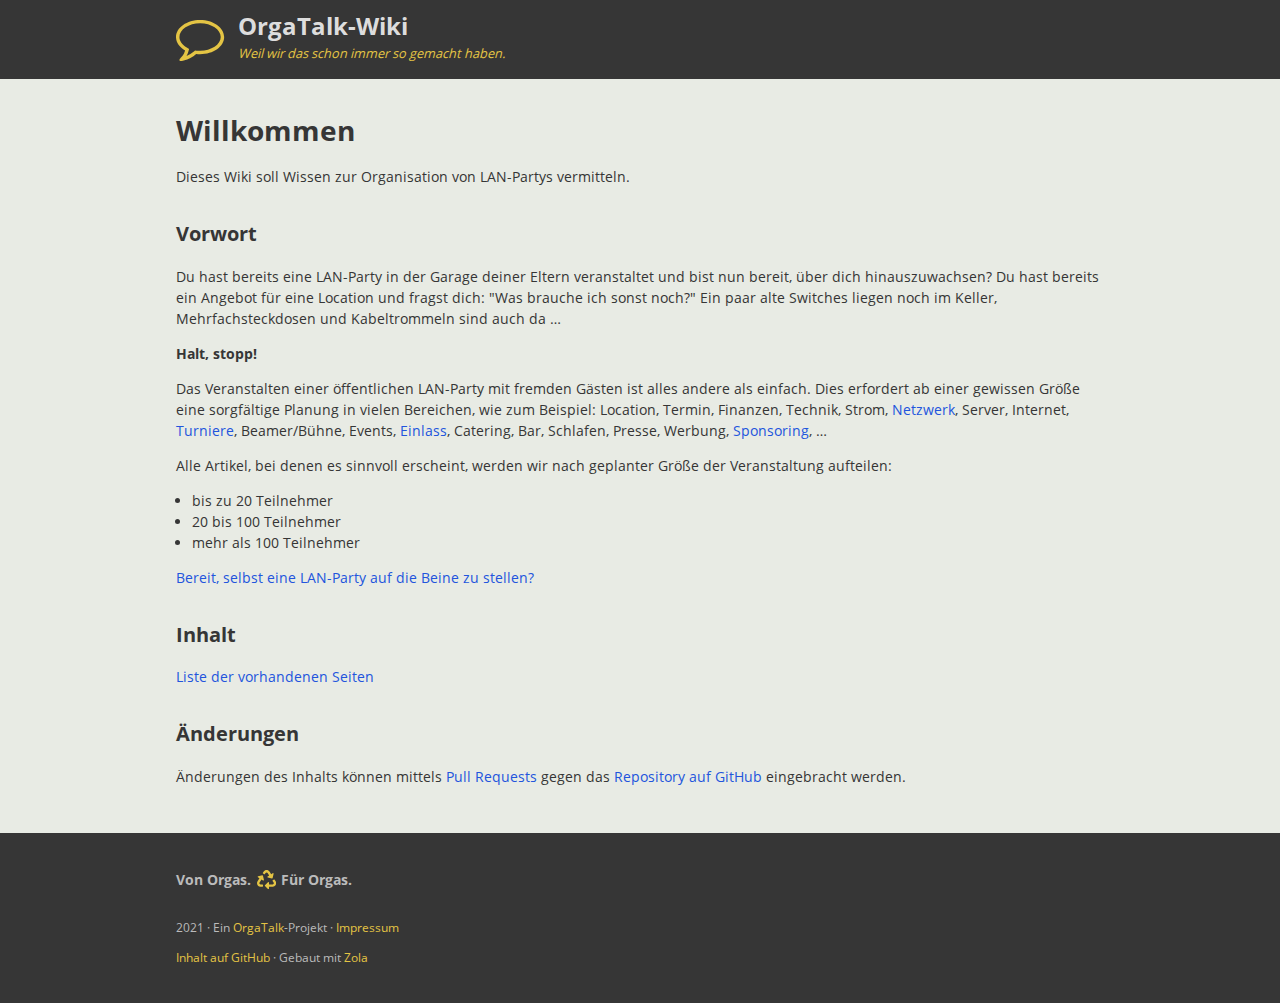
<file: index.html>
<!DOCTYPE html>
<html lang="de">
  <head>
    <meta charset="utf-8">
    <meta name="referrer" content="origin-when-cross-origin">
    <meta name="viewport" content="width=device-width, initial-scale=1">
    <title>Willkommen &middot; OrgaTalk-Wiki</title>
    <link rel="stylesheet" href="/style/common.css">
    <link rel="stylesheet" href="/style/orgatalk.css">
    <meta name="description" content="Wiki mit Tipps zur Organisation von LAN-Partys">
    <meta name="keywords" content="LANparty, LAN-Party, Wiki, Organisation, Technik, Netzwerk, Server, Dienste">
    <meta property="og:description" content="Wiki mit Tipps zur Organisation von LAN-Partys">
    <meta property="og:image" content="https://wiki.orgatalk.de/images/logo-square_480x480.png">
    <meta property="og:image:type" content="image/png">
    <meta property="og:image:width" content="480">
    <meta property="og:image:height" content="480">
    <meta property="og:image" content="https://wiki.orgatalk.de/images/banner_720x160.png">
    <meta property="og:image:type" content="image/png">
    <meta property="og:image:width" content="720">
    <meta property="og:image:height" content="160">
    <meta property="og:locale" content="de_DE">
    <meta property="og:site_name" content="OrgaTalk">
    <meta property="og:title" content="Willkommen &middot; OrgaTalk-Wiki">
    <meta property="og:type" content="website">
  </head>
  <body>

    <div class="page-layout">

      <section class="page-header">
        <header class="container header">

          <a href="/" class="header-item">
            <div class="header-brand-icon">
              <svg viewBox="0 0 17 16">
                <path fill="currentColor" d="M8 3.429c-3.714 0-6.857 2.089-6.857 4.571 0 1.33 0.893 2.598 2.438 3.473l0.777 0.446-0.241 0.857c-0.17 0.634-0.393 1.125-0.625 1.536 0.902-0.375 1.723-0.884 2.455-1.527l0.384-0.339 0.509 0.054c0.384 0.045 0.777 0.071 1.161 0.071 3.714 0 6.857-2.089 6.857-4.571s-3.143-4.571-6.857-4.571zM16 8c0 3.161-3.58 5.714-8 5.714-0.438 0-0.875-0.027-1.295-0.071-1.17 1.036-2.563 1.768-4.107 2.161-0.321 0.089-0.67 0.152-1.018 0.196h-0.045c-0.179 0-0.339-0.143-0.384-0.339v-0.009c-0.045-0.223 0.107-0.357 0.241-0.518 0.563-0.634 1.205-1.17 1.625-2.661-1.839-1.045-3.018-2.661-3.018-4.473 0-3.161 3.58-5.714 8-5.714v0c4.42 0 8 2.554 8 5.714z"/>
              </svg>
            </div>
            <div class="header-brand-text">
              <div class="header-brand-title">OrgaTalk-Wiki</div>
              <div class="header-brand-subtitle">Weil wir das schon immer so gemacht haben.</div>
            </div>
          </a>

        </header>
      </section>

      <main class="page-body">
        <div class="container">

<h1>Willkommen</h1>

<p>Dieses Wiki soll Wissen zur Organisation von LAN-Partys vermitteln.</p>
<h2 id="vorwort">Vorwort</h2>
<p>Du hast bereits eine LAN-Party in der Garage deiner Eltern veranstaltet und bist nun bereit, über dich hinauszuwachsen?
Du hast bereits ein Angebot für eine Location und fragst dich: &quot;Was brauche ich sonst noch?&quot; Ein paar alte Switches liegen noch im Keller, Mehrfachsteckdosen und Kabeltrommeln sind auch da …</p>
<p><strong>Halt, stopp!</strong></p>
<p>Das Veranstalten einer öffentlichen LAN-Party mit fremden Gästen ist alles andere als einfach.
Dies erfordert ab einer gewissen Größe eine sorgfältige Planung in vielen Bereichen, wie zum Beispiel:
Location, Termin, Finanzen, Technik, Strom, <a href="https://wiki.orgatalk.de/wiki/netzwerk/">Netzwerk</a>, Server, Internet, <a href="https://wiki.orgatalk.de/wiki/turniere/">Turniere</a>,
Beamer/Bühne, Events, <a href="https://wiki.orgatalk.de/wiki/einlass/">Einlass</a>, Catering, Bar, Schlafen, Presse, Werbung, <a href="https://wiki.orgatalk.de/wiki/sponsoring/">Sponsoring</a>, …</p>
<p>Alle Artikel, bei denen es sinnvoll erscheint, werden wir nach geplanter Größe der Veranstaltung aufteilen:</p>
<ul>
<li>bis zu 20 Teilnehmer</li>
<li>20 bis 100 Teilnehmer</li>
<li>mehr als 100 Teilnehmer</li>
</ul>
<p><a href="https://wiki.orgatalk.de/wiki/getting-started/">Bereit, selbst eine LAN-Party auf die Beine zu stellen?</a></p>
<h2 id="inhalt">Inhalt</h2>
<p><a href="https://wiki.orgatalk.de/wiki/">Liste der vorhandenen Seiten</a></p>
<h2 id="anderungen">Änderungen</h2>
<p>Änderungen des Inhalts können mittels <a href="https://github.com/orgatalk/wiki/pulls">Pull Requests</a> gegen das <a href="https://github.com/orgatalk/wiki">Repository auf GitHub</a> eingebracht werden.</p>


        </div>
      </main>

      <section class="page-footer">
        <footer class="container footer">
          <div class="row row--space-between">

            <div class="column-auto" style="text-align: left;">
              <p class="footer-slogan">Von Orgas. <span class="footer-slogan-icon"><svg class="icon"><use xlink:href="/style/icons.svg#recycle"></use></svg></span> Für Orgas.</p>
              <small>
                <p>
                  2021
                  &middot;
                  Ein <a href="https://www.orgatalk.de/">OrgaTalk</a>-Projekt
                  &middot;
                  <a href="https://www.orgatalk.de/imprint">Impressum</a>
                </p>
                <p>
                  <a href="https://github.com/orgatalk/wiki">Inhalt auf GitHub</a>
                  &middot;
                  Gebaut mit <a href="https://www.getzola.org/">Zola</a>
                </p>
              </small>
            </div>

          </div>
        </footer>
      </section>

    </div>

  </body>
</html>
</file>
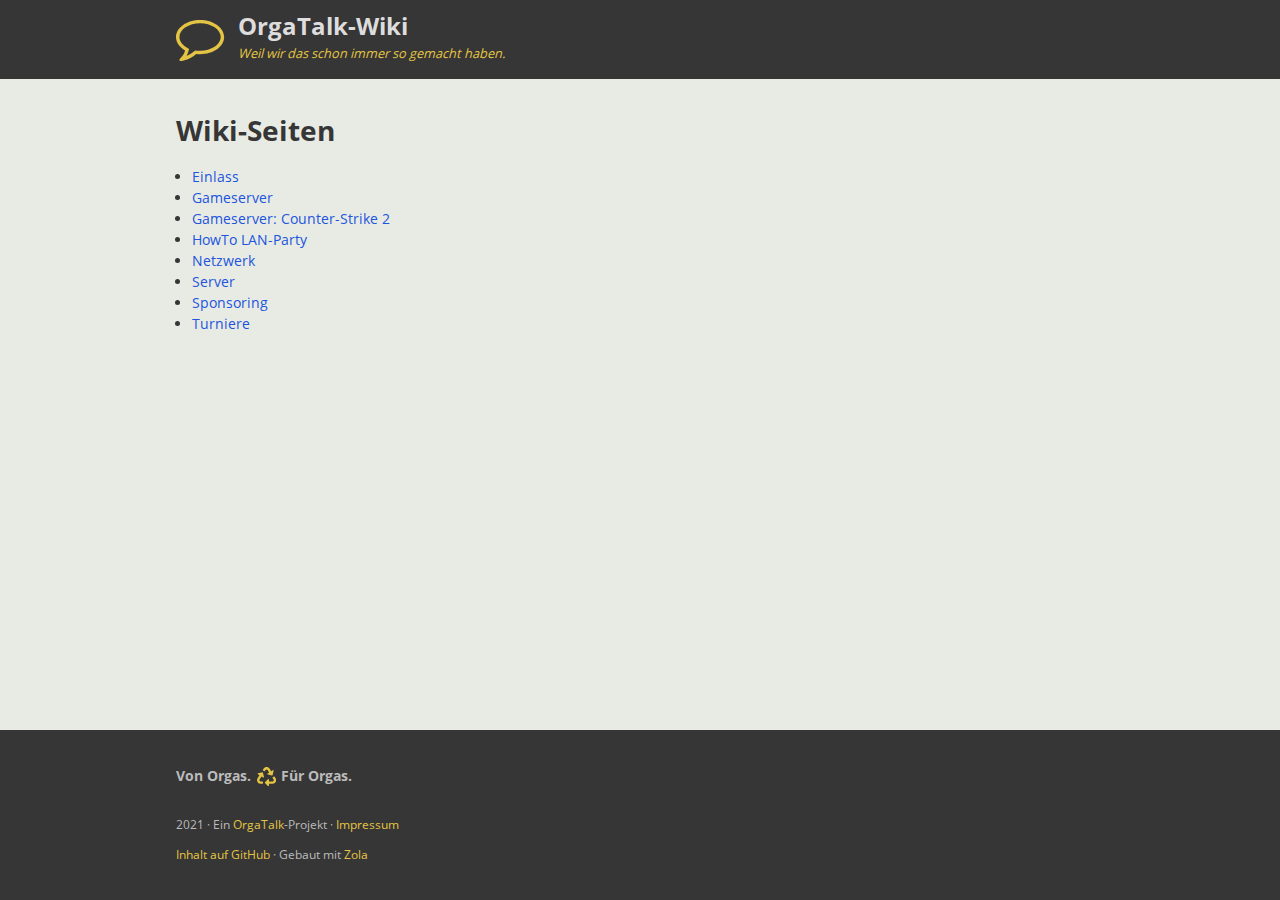
<file: wiki/index.html>
<!DOCTYPE html>
<html lang="de">
  <head>
    <meta charset="utf-8">
    <meta name="referrer" content="origin-when-cross-origin">
    <meta name="viewport" content="width=device-width, initial-scale=1">
    <title>Wiki-Seiten &middot; OrgaTalk-Wiki</title>
    <link rel="stylesheet" href="/style/common.css">
    <link rel="stylesheet" href="/style/orgatalk.css">
    <meta name="description" content="Wiki mit Tipps zur Organisation von LAN-Partys">
    <meta name="keywords" content="LANparty, LAN-Party, Wiki, Organisation, Technik, Netzwerk, Server, Dienste">
    <meta property="og:description" content="Wiki mit Tipps zur Organisation von LAN-Partys">
    <meta property="og:image" content="https://wiki.orgatalk.de/images/logo-square_480x480.png">
    <meta property="og:image:type" content="image/png">
    <meta property="og:image:width" content="480">
    <meta property="og:image:height" content="480">
    <meta property="og:image" content="https://wiki.orgatalk.de/images/banner_720x160.png">
    <meta property="og:image:type" content="image/png">
    <meta property="og:image:width" content="720">
    <meta property="og:image:height" content="160">
    <meta property="og:locale" content="de_DE">
    <meta property="og:site_name" content="OrgaTalk">
    <meta property="og:title" content="Wiki-Seiten &middot; OrgaTalk-Wiki">
    <meta property="og:type" content="website">
  </head>
  <body>

    <div class="page-layout">

      <section class="page-header">
        <header class="container header">

          <a href="/" class="header-item">
            <div class="header-brand-icon">
              <svg viewBox="0 0 17 16">
                <path fill="currentColor" d="M8 3.429c-3.714 0-6.857 2.089-6.857 4.571 0 1.33 0.893 2.598 2.438 3.473l0.777 0.446-0.241 0.857c-0.17 0.634-0.393 1.125-0.625 1.536 0.902-0.375 1.723-0.884 2.455-1.527l0.384-0.339 0.509 0.054c0.384 0.045 0.777 0.071 1.161 0.071 3.714 0 6.857-2.089 6.857-4.571s-3.143-4.571-6.857-4.571zM16 8c0 3.161-3.58 5.714-8 5.714-0.438 0-0.875-0.027-1.295-0.071-1.17 1.036-2.563 1.768-4.107 2.161-0.321 0.089-0.67 0.152-1.018 0.196h-0.045c-0.179 0-0.339-0.143-0.384-0.339v-0.009c-0.045-0.223 0.107-0.357 0.241-0.518 0.563-0.634 1.205-1.17 1.625-2.661-1.839-1.045-3.018-2.661-3.018-4.473 0-3.161 3.58-5.714 8-5.714v0c4.42 0 8 2.554 8 5.714z"/>
              </svg>
            </div>
            <div class="header-brand-text">
              <div class="header-brand-title">OrgaTalk-Wiki</div>
              <div class="header-brand-subtitle">Weil wir das schon immer so gemacht haben.</div>
            </div>
          </a>

        </header>
      </section>

      <main class="page-body">
        <div class="container">

<h1>Wiki-Seiten</h1>
<ul>
  
    <li><a href="https://wiki.orgatalk.de/wiki/einlass/">Einlass</a></li>
  
    <li><a href="https://wiki.orgatalk.de/wiki/gameserver/">Gameserver</a></li>
  
    <li><a href="https://wiki.orgatalk.de/wiki/gameserver-counterstrike2/">Gameserver: Counter-Strike 2</a></li>
  
    <li><a href="https://wiki.orgatalk.de/wiki/getting-started/">HowTo LAN-Party</a></li>
  
    <li><a href="https://wiki.orgatalk.de/wiki/netzwerk/">Netzwerk</a></li>
  
    <li><a href="https://wiki.orgatalk.de/wiki/server/">Server</a></li>
  
    <li><a href="https://wiki.orgatalk.de/wiki/sponsoring/">Sponsoring</a></li>
  
    <li><a href="https://wiki.orgatalk.de/wiki/turniere/">Turniere</a></li>
  
</ul>

        </div>
      </main>

      <section class="page-footer">
        <footer class="container footer">
          <div class="row row--space-between">

            <div class="column-auto" style="text-align: left;">
              <p class="footer-slogan">Von Orgas. <span class="footer-slogan-icon"><svg class="icon"><use xlink:href="/style/icons.svg#recycle"></use></svg></span> Für Orgas.</p>
              <small>
                <p>
                  2021
                  &middot;
                  Ein <a href="https://www.orgatalk.de/">OrgaTalk</a>-Projekt
                  &middot;
                  <a href="https://www.orgatalk.de/imprint">Impressum</a>
                </p>
                <p>
                  <a href="https://github.com/orgatalk/wiki">Inhalt auf GitHub</a>
                  &middot;
                  Gebaut mit <a href="https://www.getzola.org/">Zola</a>
                </p>
              </small>
            </div>

          </div>
        </footer>
      </section>

    </div>

  </body>
</html>
</file>
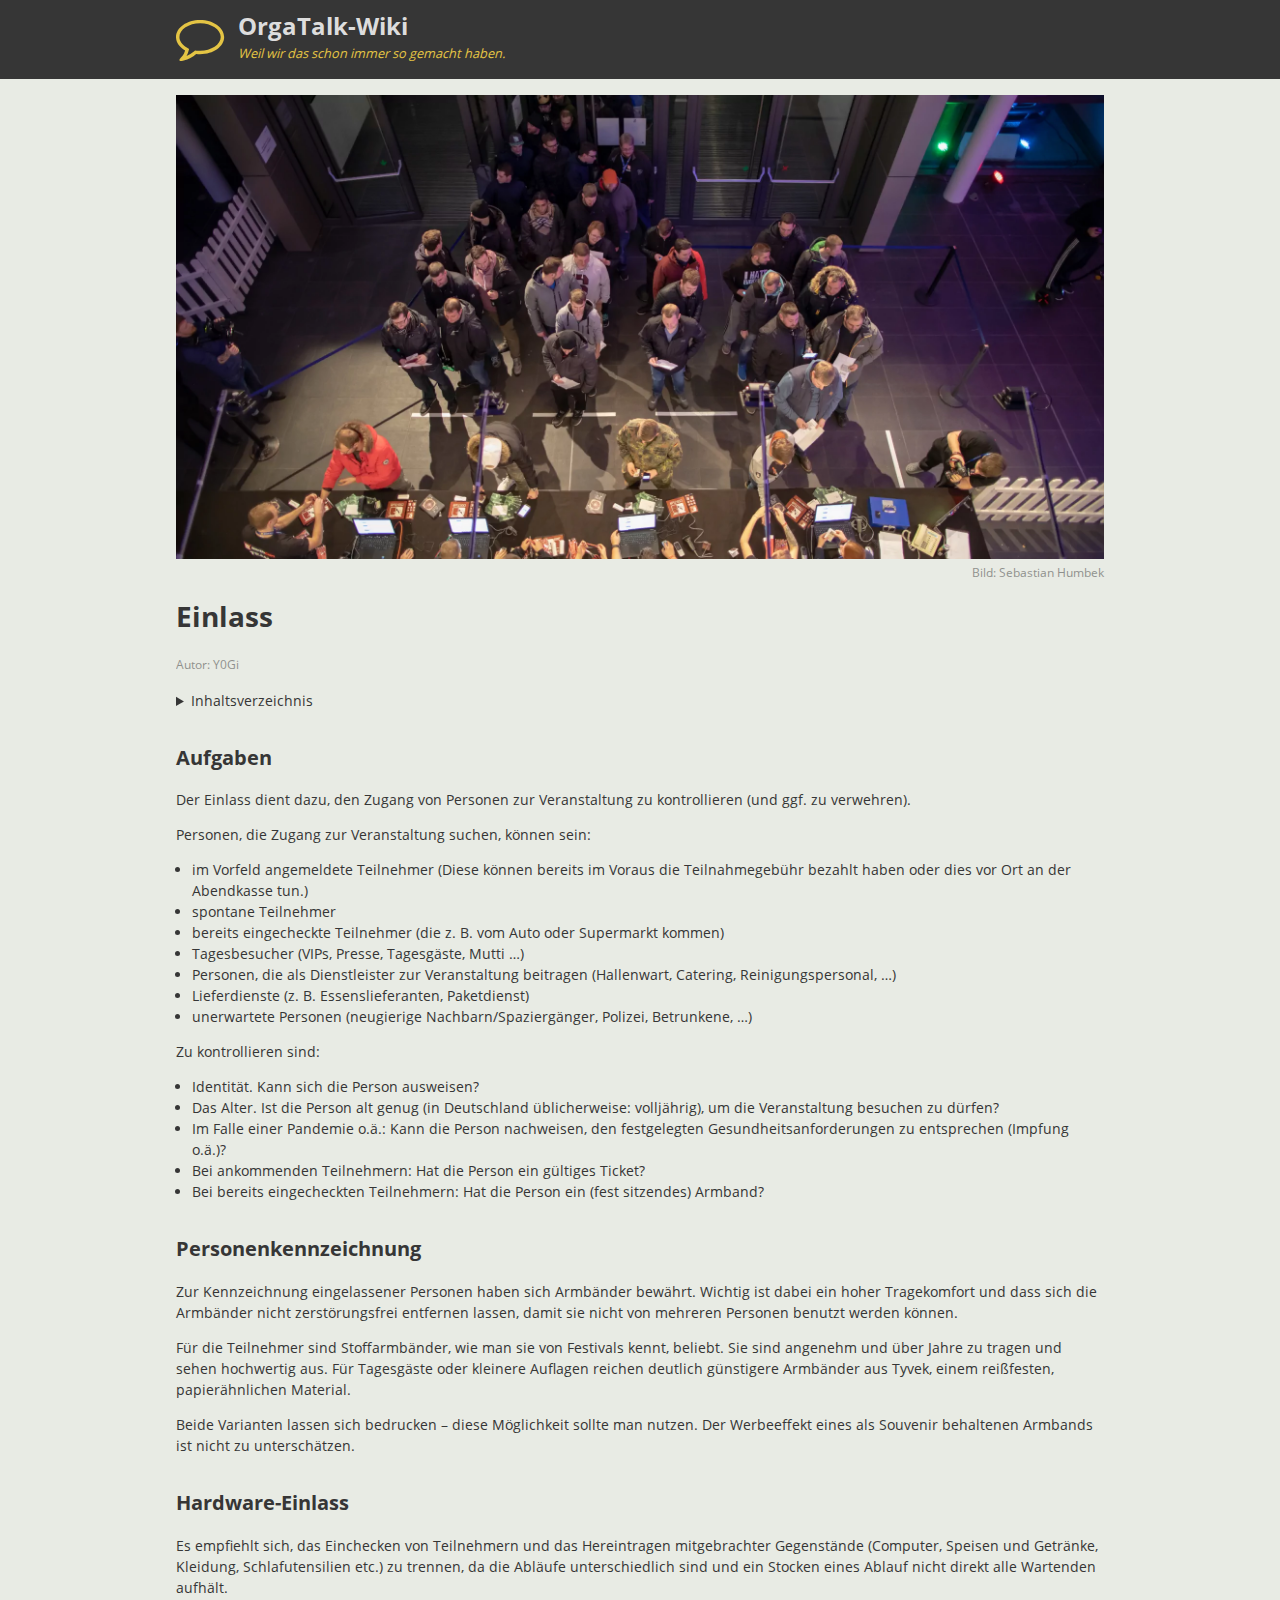
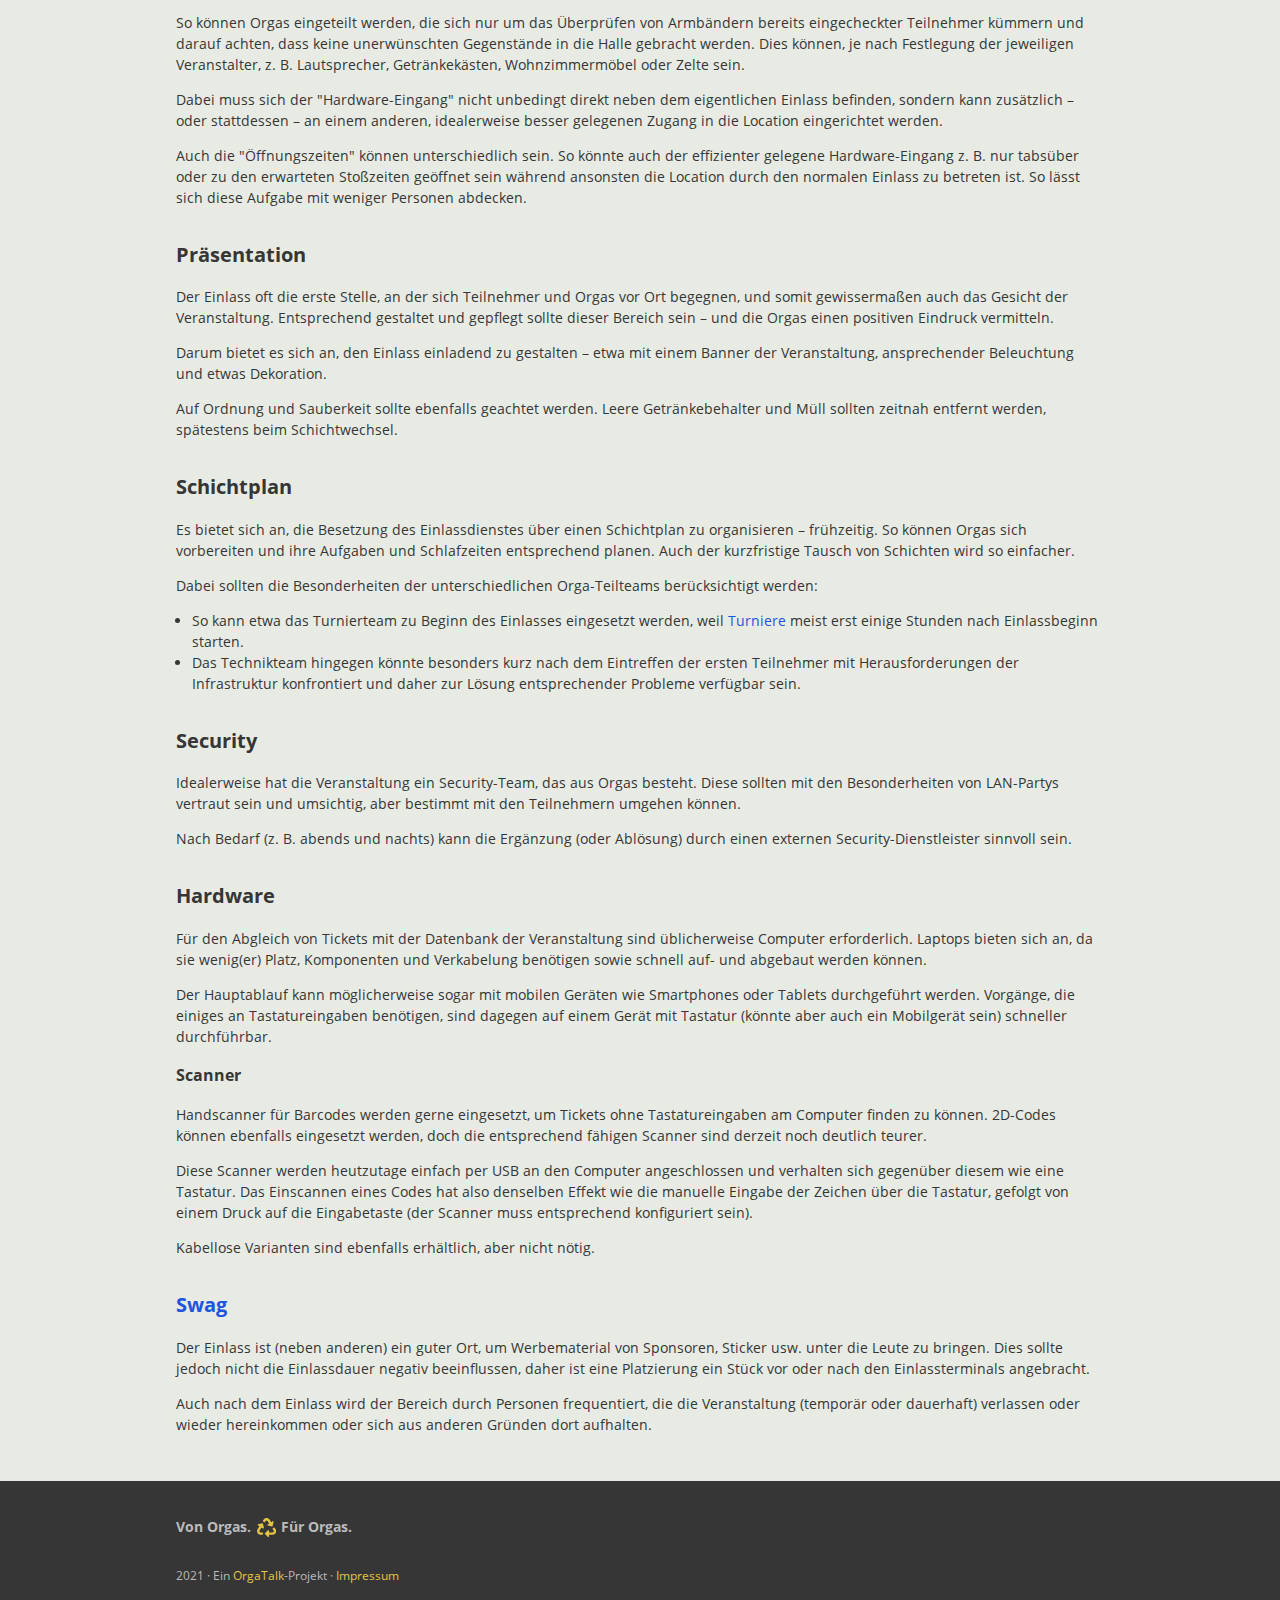
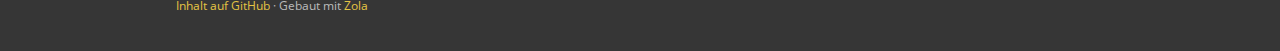
<file: wiki/einlass/index.html>
<!DOCTYPE html>
<html lang="de">
  <head>
    <meta charset="utf-8">
    <meta name="referrer" content="origin-when-cross-origin">
    <meta name="viewport" content="width=device-width, initial-scale=1">
    <title>Einlass &middot; OrgaTalk-Wiki</title>
    <link rel="stylesheet" href="/style/common.css">
    <link rel="stylesheet" href="/style/orgatalk.css">
    <meta name="description" content="Wiki mit Tipps zur Organisation von LAN-Partys">
    <meta name="keywords" content="LANparty, LAN-Party, Wiki, Organisation, Technik, Netzwerk, Server, Dienste">
    <meta property="og:description" content="Wiki mit Tipps zur Organisation von LAN-Partys">
    <meta property="og:image" content="https://wiki.orgatalk.de/images/logo-square_480x480.png">
    <meta property="og:image:type" content="image/png">
    <meta property="og:image:width" content="480">
    <meta property="og:image:height" content="480">
    <meta property="og:image" content="https://wiki.orgatalk.de/images/banner_720x160.png">
    <meta property="og:image:type" content="image/png">
    <meta property="og:image:width" content="720">
    <meta property="og:image:height" content="160">
    <meta property="og:locale" content="de_DE">
    <meta property="og:site_name" content="OrgaTalk">
    <meta property="og:title" content="Einlass &middot; OrgaTalk-Wiki">
    <meta property="og:type" content="website">
  </head>
  <body>

    <div class="page-layout">

      <section class="page-header">
        <header class="container header">

          <a href="/" class="header-item">
            <div class="header-brand-icon">
              <svg viewBox="0 0 17 16">
                <path fill="currentColor" d="M8 3.429c-3.714 0-6.857 2.089-6.857 4.571 0 1.33 0.893 2.598 2.438 3.473l0.777 0.446-0.241 0.857c-0.17 0.634-0.393 1.125-0.625 1.536 0.902-0.375 1.723-0.884 2.455-1.527l0.384-0.339 0.509 0.054c0.384 0.045 0.777 0.071 1.161 0.071 3.714 0 6.857-2.089 6.857-4.571s-3.143-4.571-6.857-4.571zM16 8c0 3.161-3.58 5.714-8 5.714-0.438 0-0.875-0.027-1.295-0.071-1.17 1.036-2.563 1.768-4.107 2.161-0.321 0.089-0.67 0.152-1.018 0.196h-0.045c-0.179 0-0.339-0.143-0.384-0.339v-0.009c-0.045-0.223 0.107-0.357 0.241-0.518 0.563-0.634 1.205-1.17 1.625-2.661-1.839-1.045-3.018-2.661-3.018-4.473 0-3.161 3.58-5.714 8-5.714v0c4.42 0 8 2.554 8 5.714z"/>
              </svg>
            </div>
            <div class="header-brand-text">
              <div class="header-brand-title">OrgaTalk-Wiki</div>
              <div class="header-brand-subtitle">Weil wir das schon immer so gemacht haben.</div>
            </div>
          </a>

        </header>
      </section>

      <main class="page-body">
        <div class="container">



<img src="&#x2F;wiki&#x2F;einlass_header.webp">
  
  <small><div class="dimmed" style="text-align: right;">Bild: Sebastian Humbek</div></small>
  


<h1>Einlass</h1>


<small class="dimmed">
  Autor:
  Y0Gi
</small>



<details class="mt">
  <summary>Inhaltsverzeichnis</summary>
  <ol>
  
    <li>
      <a href="https:&#x2F;&#x2F;wiki.orgatalk.de&#x2F;wiki&#x2F;einlass&#x2F;#aufgaben">Aufgaben</a>
    
    </li>
  
    <li>
      <a href="https:&#x2F;&#x2F;wiki.orgatalk.de&#x2F;wiki&#x2F;einlass&#x2F;#personenkennzeichnung">Personenkennzeichnung</a>
    
    </li>
  
    <li>
      <a href="https:&#x2F;&#x2F;wiki.orgatalk.de&#x2F;wiki&#x2F;einlass&#x2F;#hardware-einlass">Hardware-Einlass</a>
    
    </li>
  
    <li>
      <a href="https:&#x2F;&#x2F;wiki.orgatalk.de&#x2F;wiki&#x2F;einlass&#x2F;#prasentation">Präsentation</a>
    
    </li>
  
    <li>
      <a href="https:&#x2F;&#x2F;wiki.orgatalk.de&#x2F;wiki&#x2F;einlass&#x2F;#schichtplan">Schichtplan</a>
    
    </li>
  
    <li>
      <a href="https:&#x2F;&#x2F;wiki.orgatalk.de&#x2F;wiki&#x2F;einlass&#x2F;#security">Security</a>
    
    </li>
  
    <li>
      <a href="https:&#x2F;&#x2F;wiki.orgatalk.de&#x2F;wiki&#x2F;einlass&#x2F;#hardware">Hardware</a>
    
      <ol>
      
        <li>
          <a href="https:&#x2F;&#x2F;wiki.orgatalk.de&#x2F;wiki&#x2F;einlass&#x2F;#scanner">Scanner</a>
        </li>
      
      </ol>
    
    </li>
  
    <li>
      <a href="https:&#x2F;&#x2F;wiki.orgatalk.de&#x2F;wiki&#x2F;einlass&#x2F;#swag">Swag</a>
    
    </li>
  
  </ol>
</details>


<h2 id="aufgaben"><a class="zola-anchor" href="#aufgaben" aria-label="Anchor link for: aufgaben">🔗</a>Aufgaben</h2>
<p>Der Einlass dient dazu, den Zugang von Personen zur Veranstaltung zu kontrollieren (und ggf. zu verwehren).</p>
<p>Personen, die Zugang zur Veranstaltung suchen, können sein:</p>
<ul>
<li>im Vorfeld angemeldete Teilnehmer (Diese können bereits im Voraus die Teilnahmegebühr bezahlt haben oder dies vor Ort an der Abendkasse tun.)</li>
<li>spontane Teilnehmer</li>
<li>bereits eingecheckte Teilnehmer (die z. B. vom Auto oder Supermarkt kommen)</li>
<li>Tagesbesucher (VIPs, Presse, Tagesgäste, Mutti …)</li>
<li>Personen, die als Dienstleister zur Veranstaltung beitragen (Hallenwart, Catering, Reinigungspersonal, …)</li>
<li>Lieferdienste (z. B. Essenslieferanten, Paketdienst)</li>
<li>unerwartete Personen (neugierige Nachbarn/Spaziergänger, Polizei, Betrunkene, …)</li>
</ul>
<p>Zu kontrollieren sind:</p>
<ul>
<li>Identität. Kann sich die Person ausweisen?</li>
<li>Das Alter. Ist die Person alt genug (in Deutschland üblicherweise: volljährig), um die Veranstaltung besuchen zu dürfen?</li>
<li>Im Falle einer Pandemie o.ä.: Kann die Person nachweisen, den festgelegten Gesundheitsanforderungen zu entsprechen (Impfung o.ä.)?</li>
<li>Bei ankommenden Teilnehmern: Hat die Person ein gültiges Ticket?</li>
<li>Bei bereits eingecheckten Teilnehmern: Hat die Person ein (fest sitzendes) Armband?</li>
</ul>
<h2 id="personenkennzeichnung"><a class="zola-anchor" href="#personenkennzeichnung" aria-label="Anchor link for: personenkennzeichnung">🔗</a>Personenkennzeichnung</h2>
<p>Zur Kennzeichnung eingelassener Personen haben sich Armbänder bewährt. Wichtig ist dabei ein hoher Tragekomfort und dass sich die Armbänder nicht zerstörungsfrei entfernen lassen, damit sie nicht von mehreren Personen benutzt werden können.</p>
<p>Für die Teilnehmer sind Stoffarmbänder, wie man sie von Festivals kennt, beliebt. Sie sind angenehm und über Jahre zu tragen und sehen hochwertig aus. Für Tagesgäste oder kleinere Auflagen reichen deutlich günstigere Armbänder aus Tyvek, einem reißfesten, papierähnlichen Material.</p>
<p>Beide Varianten lassen sich bedrucken – diese Möglichkeit sollte man nutzen. Der Werbeeffekt eines als Souvenir behaltenen Armbands ist nicht zu unterschätzen.</p>
<h2 id="hardware-einlass"><a class="zola-anchor" href="#hardware-einlass" aria-label="Anchor link for: hardware-einlass">🔗</a>Hardware-Einlass</h2>
<p>Es empfiehlt sich, das Einchecken von Teilnehmern und das Hereintragen mitgebrachter Gegenstände (Computer, Speisen und Getränke, Kleidung, Schlafutensilien etc.) zu trennen, da die Abläufe unterschiedlich sind und ein Stocken eines Ablauf nicht direkt alle Wartenden aufhält.</p>
<p>So können Orgas eingeteilt werden, die sich nur um das Überprüfen von Armbändern bereits eingecheckter Teilnehmer kümmern und darauf achten, dass keine unerwünschten Gegenstände in die Halle gebracht werden. Dies können, je nach Festlegung der jeweiligen Veranstalter, z. B. Lautsprecher, Getränkekästen, Wohnzimmermöbel oder Zelte sein.</p>
<p>Dabei muss sich der &quot;Hardware-Eingang&quot; nicht unbedingt direkt neben dem eigentlichen Einlass befinden, sondern kann zusätzlich – oder stattdessen – an einem anderen, idealerweise besser gelegenen Zugang in die Location eingerichtet werden.</p>
<p>Auch die &quot;Öffnungszeiten&quot; können unterschiedlich sein. So könnte auch der effizienter gelegene Hardware-Eingang z. B. nur tabsüber oder zu den erwarteten Stoßzeiten geöffnet sein während ansonsten die Location durch den normalen Einlass zu betreten ist. So lässt sich diese Aufgabe mit weniger Personen abdecken.</p>
<h2 id="prasentation"><a class="zola-anchor" href="#prasentation" aria-label="Anchor link for: prasentation">🔗</a>Präsentation</h2>
<p>Der Einlass oft die erste Stelle, an der sich Teilnehmer und Orgas vor Ort begegnen, und somit gewissermaßen auch das Gesicht der Veranstaltung. Entsprechend gestaltet und gepflegt sollte dieser Bereich sein – und die Orgas einen positiven Eindruck vermitteln.</p>
<p>Darum bietet es sich an, den Einlass einladend zu gestalten – etwa mit einem Banner der Veranstaltung, ansprechender Beleuchtung und etwas Dekoration.</p>
<p>Auf Ordnung und Sauberkeit sollte ebenfalls geachtet werden. Leere Getränkebehalter und Müll sollten zeitnah entfernt werden, spätestens beim Schichtwechsel.</p>
<h2 id="schichtplan"><a class="zola-anchor" href="#schichtplan" aria-label="Anchor link for: schichtplan">🔗</a>Schichtplan</h2>
<p>Es bietet sich an, die Besetzung des Einlassdienstes über einen Schichtplan zu organisieren – frühzeitig. So können Orgas sich vorbereiten und ihre Aufgaben und Schlafzeiten entsprechend planen. Auch der kurzfristige Tausch von Schichten wird so einfacher.</p>
<p>Dabei sollten die Besonderheiten der unterschiedlichen Orga-Teilteams berücksichtigt werden:</p>
<ul>
<li>So kann etwa das Turnierteam zu Beginn des Einlasses eingesetzt werden, weil <a href="https://wiki.orgatalk.de/wiki/turniere/">Turniere</a> meist erst einige Stunden nach Einlassbeginn starten.</li>
<li>Das Technikteam hingegen könnte besonders kurz nach dem Eintreffen der ersten Teilnehmer mit Herausforderungen der Infrastruktur konfrontiert und daher zur Lösung entsprechender Probleme verfügbar sein.</li>
</ul>
<h2 id="security"><a class="zola-anchor" href="#security" aria-label="Anchor link for: security">🔗</a>Security</h2>
<p>Idealerweise hat die Veranstaltung ein Security-Team, das aus Orgas besteht. Diese sollten mit den Besonderheiten von LAN-Partys vertraut sein und umsichtig, aber bestimmt mit den Teilnehmern umgehen können.</p>
<p>Nach Bedarf (z. B. abends und nachts) kann die Ergänzung (oder Ablösung) durch einen externen Security-Dienstleister sinnvoll sein.</p>
<h2 id="hardware"><a class="zola-anchor" href="#hardware" aria-label="Anchor link for: hardware">🔗</a>Hardware</h2>
<p>Für den Abgleich von Tickets mit der Datenbank der Veranstaltung sind üblicherweise Computer erforderlich. Laptops bieten sich an, da sie wenig(er) Platz, Komponenten und Verkabelung benötigen sowie schnell auf- und abgebaut werden können.</p>
<p>Der Hauptablauf kann möglicherweise sogar mit mobilen Geräten wie Smartphones oder Tablets durchgeführt werden. Vorgänge, die einiges an Tastatureingaben benötigen, sind dagegen auf einem Gerät mit Tastatur (könnte aber auch ein Mobilgerät sein) schneller durchführbar.</p>
<h3 id="scanner"><a class="zola-anchor" href="#scanner" aria-label="Anchor link for: scanner">🔗</a>Scanner</h3>
<p>Handscanner für Barcodes werden gerne eingesetzt, um Tickets ohne Tastatureingaben am Computer finden zu können. 2D-Codes können ebenfalls eingesetzt werden, doch die entsprechend fähigen Scanner sind derzeit noch deutlich teurer.</p>
<p>Diese Scanner werden heutzutage einfach per USB an den Computer angeschlossen und verhalten sich gegenüber diesem wie eine Tastatur. Das Einscannen eines Codes hat also denselben Effekt wie die manuelle Eingabe der Zeichen über die Tastatur, gefolgt von einem Druck auf die Eingabetaste (der Scanner muss entsprechend konfiguriert sein).</p>
<p>Kabellose Varianten sind ebenfalls erhältlich, aber nicht nötig.</p>
<h2 id="swag"><a class="zola-anchor" href="#swag" aria-label="Anchor link for: swag">🔗</a><a href="https://de.wikipedia.org/wiki/Swag">Swag</a></h2>
<p>Der Einlass ist (neben anderen) ein guter Ort, um Werbematerial von Sponsoren, Sticker usw. unter die Leute zu bringen. Dies sollte jedoch nicht die Einlassdauer negativ beeinflussen, daher ist eine Platzierung ein Stück vor oder nach den Einlassterminals angebracht.</p>
<p>Auch nach dem Einlass wird der Bereich durch Personen frequentiert, die die Veranstaltung (temporär oder dauerhaft) verlassen oder wieder hereinkommen oder sich aus anderen Gründen dort aufhalten.</p>



        </div>
      </main>

      <section class="page-footer">
        <footer class="container footer">
          <div class="row row--space-between">

            <div class="column-auto" style="text-align: left;">
              <p class="footer-slogan">Von Orgas. <span class="footer-slogan-icon"><svg class="icon"><use xlink:href="/style/icons.svg#recycle"></use></svg></span> Für Orgas.</p>
              <small>
                <p>
                  2021
                  &middot;
                  Ein <a href="https://www.orgatalk.de/">OrgaTalk</a>-Projekt
                  &middot;
                  <a href="https://www.orgatalk.de/imprint">Impressum</a>
                </p>
                <p>
                  <a href="https://github.com/orgatalk/wiki">Inhalt auf GitHub</a>
                  &middot;
                  Gebaut mit <a href="https://www.getzola.org/">Zola</a>
                </p>
              </small>
            </div>

          </div>
        </footer>
      </section>

    </div>

  </body>
</html>
</file>
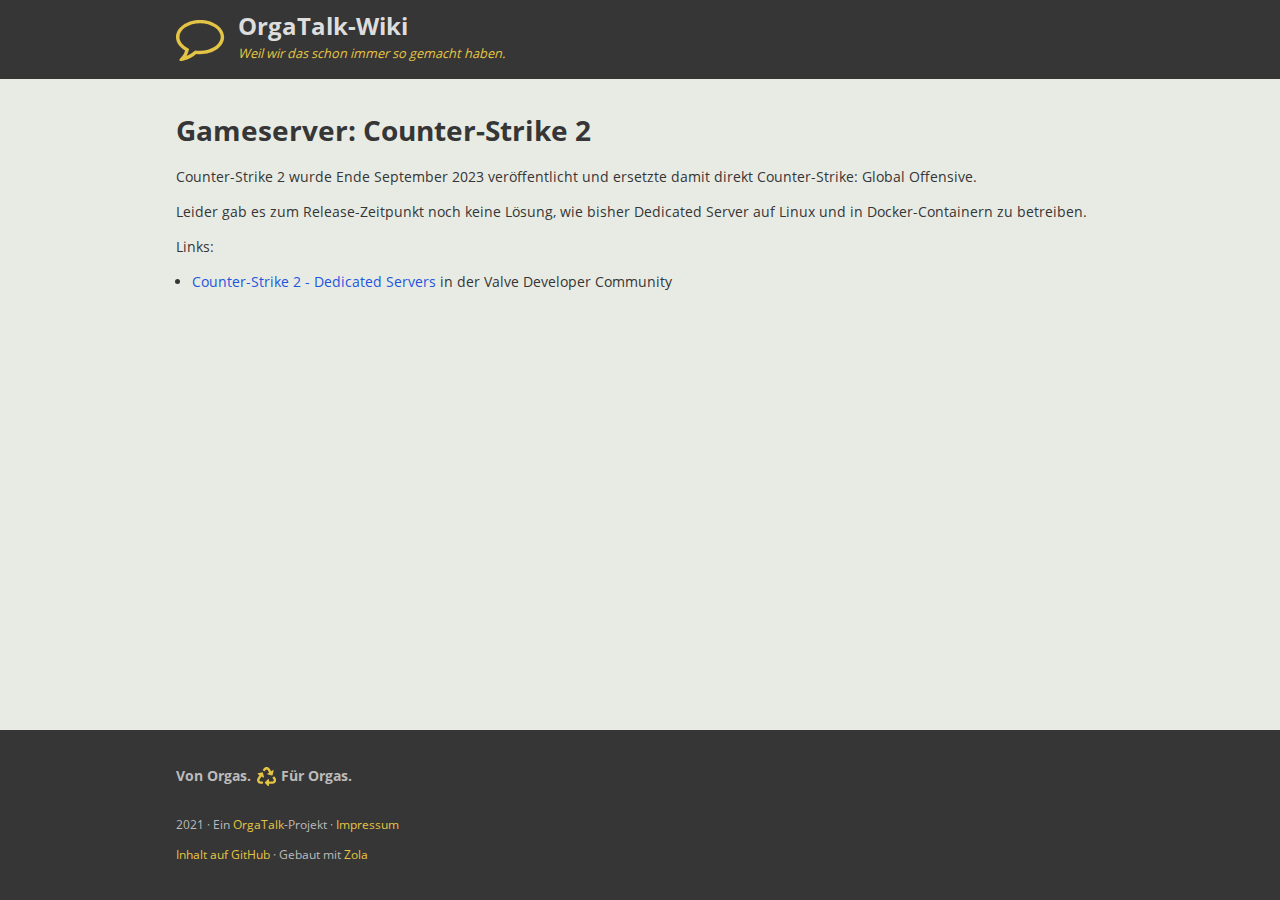
<file: wiki/gameserver-counterstrike2/index.html>
<!DOCTYPE html>
<html lang="de">
  <head>
    <meta charset="utf-8">
    <meta name="referrer" content="origin-when-cross-origin">
    <meta name="viewport" content="width=device-width, initial-scale=1">
    <title>Gameserver: Counter-Strike 2 &middot; OrgaTalk-Wiki</title>
    <link rel="stylesheet" href="/style/common.css">
    <link rel="stylesheet" href="/style/orgatalk.css">
    <meta name="description" content="Wiki mit Tipps zur Organisation von LAN-Partys">
    <meta name="keywords" content="LANparty, LAN-Party, Wiki, Organisation, Technik, Netzwerk, Server, Dienste">
    <meta property="og:description" content="Wiki mit Tipps zur Organisation von LAN-Partys">
    <meta property="og:image" content="https://wiki.orgatalk.de/images/logo-square_480x480.png">
    <meta property="og:image:type" content="image/png">
    <meta property="og:image:width" content="480">
    <meta property="og:image:height" content="480">
    <meta property="og:image" content="https://wiki.orgatalk.de/images/banner_720x160.png">
    <meta property="og:image:type" content="image/png">
    <meta property="og:image:width" content="720">
    <meta property="og:image:height" content="160">
    <meta property="og:locale" content="de_DE">
    <meta property="og:site_name" content="OrgaTalk">
    <meta property="og:title" content="Gameserver: Counter-Strike 2 &middot; OrgaTalk-Wiki">
    <meta property="og:type" content="website">
  </head>
  <body>

    <div class="page-layout">

      <section class="page-header">
        <header class="container header">

          <a href="/" class="header-item">
            <div class="header-brand-icon">
              <svg viewBox="0 0 17 16">
                <path fill="currentColor" d="M8 3.429c-3.714 0-6.857 2.089-6.857 4.571 0 1.33 0.893 2.598 2.438 3.473l0.777 0.446-0.241 0.857c-0.17 0.634-0.393 1.125-0.625 1.536 0.902-0.375 1.723-0.884 2.455-1.527l0.384-0.339 0.509 0.054c0.384 0.045 0.777 0.071 1.161 0.071 3.714 0 6.857-2.089 6.857-4.571s-3.143-4.571-6.857-4.571zM16 8c0 3.161-3.58 5.714-8 5.714-0.438 0-0.875-0.027-1.295-0.071-1.17 1.036-2.563 1.768-4.107 2.161-0.321 0.089-0.67 0.152-1.018 0.196h-0.045c-0.179 0-0.339-0.143-0.384-0.339v-0.009c-0.045-0.223 0.107-0.357 0.241-0.518 0.563-0.634 1.205-1.17 1.625-2.661-1.839-1.045-3.018-2.661-3.018-4.473 0-3.161 3.58-5.714 8-5.714v0c4.42 0 8 2.554 8 5.714z"/>
              </svg>
            </div>
            <div class="header-brand-text">
              <div class="header-brand-title">OrgaTalk-Wiki</div>
              <div class="header-brand-subtitle">Weil wir das schon immer so gemacht haben.</div>
            </div>
          </a>

        </header>
      </section>

      <main class="page-body">
        <div class="container">




<h1>Gameserver: Counter-Strike 2</h1>





<p>Counter-Strike 2 wurde Ende September 2023 veröffentlicht und ersetzte damit direkt Counter-Strike: Global Offensive.</p>
<p>Leider gab es zum Release-Zeitpunkt noch keine Lösung, wie bisher Dedicated Server auf Linux und in Docker-Containern zu betreiben.</p>
<p>Links:</p>
<ul>
<li><a href="https://developer.valvesoftware.com/wiki/Counter-Strike_2/Dedicated_Servers">Counter-Strike 2 - Dedicated Servers</a> in der Valve Developer Community</li>
</ul>



        </div>
      </main>

      <section class="page-footer">
        <footer class="container footer">
          <div class="row row--space-between">

            <div class="column-auto" style="text-align: left;">
              <p class="footer-slogan">Von Orgas. <span class="footer-slogan-icon"><svg class="icon"><use xlink:href="/style/icons.svg#recycle"></use></svg></span> Für Orgas.</p>
              <small>
                <p>
                  2021
                  &middot;
                  Ein <a href="https://www.orgatalk.de/">OrgaTalk</a>-Projekt
                  &middot;
                  <a href="https://www.orgatalk.de/imprint">Impressum</a>
                </p>
                <p>
                  <a href="https://github.com/orgatalk/wiki">Inhalt auf GitHub</a>
                  &middot;
                  Gebaut mit <a href="https://www.getzola.org/">Zola</a>
                </p>
              </small>
            </div>

          </div>
        </footer>
      </section>

    </div>

  </body>
</html>
</file>
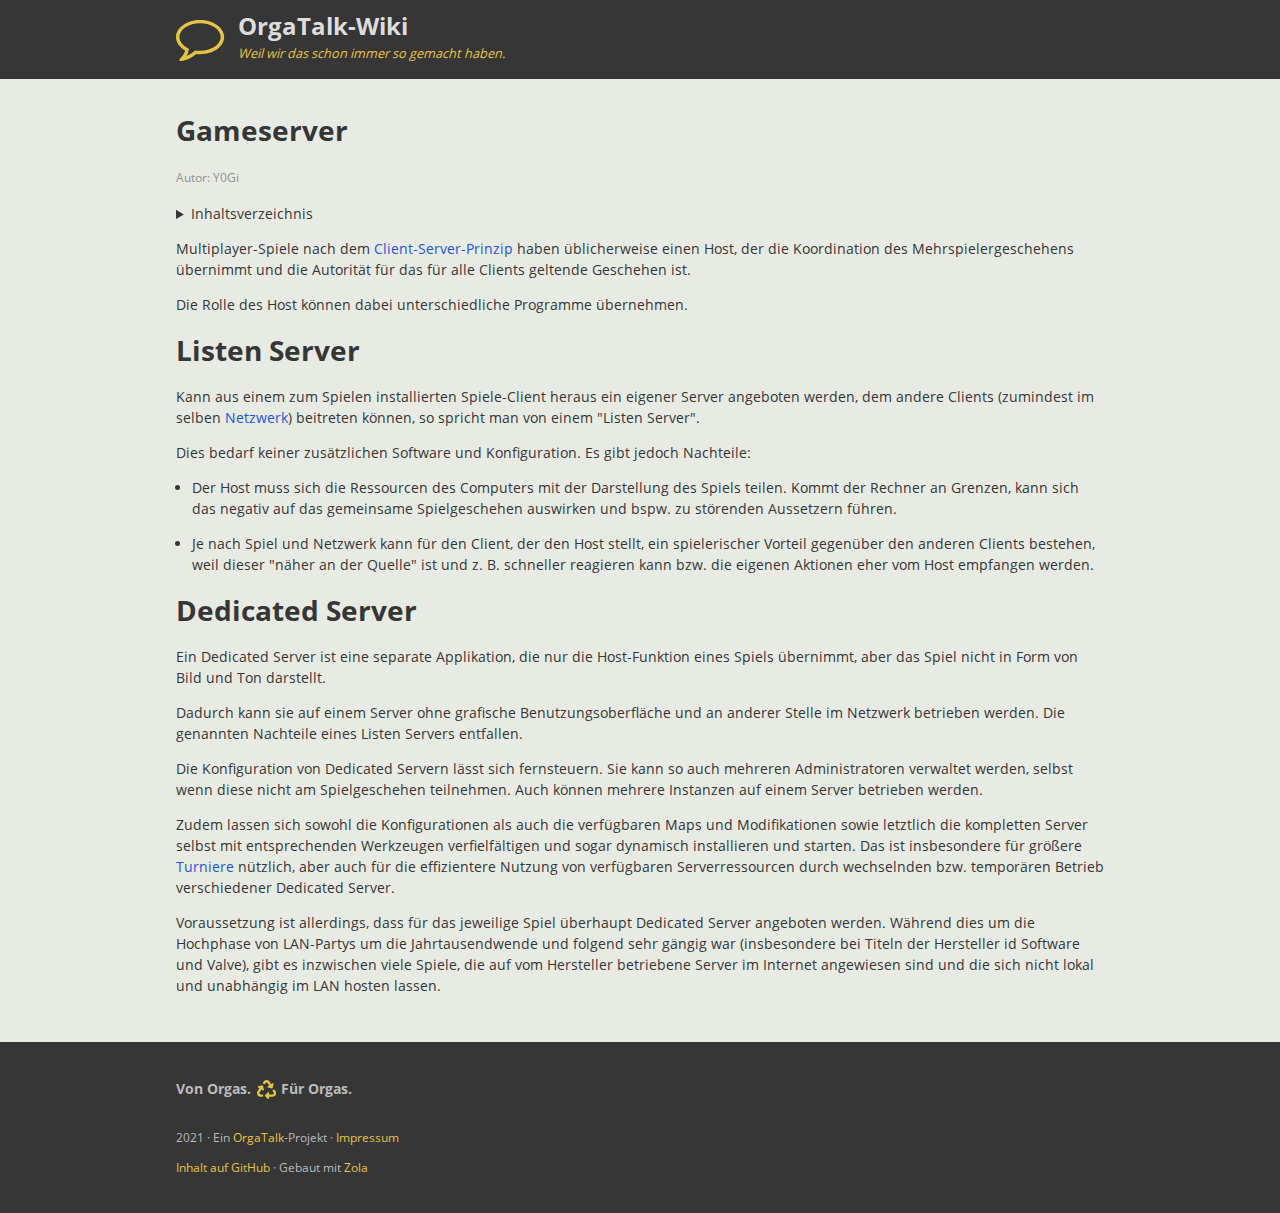
<file: wiki/gameserver/index.html>
<!DOCTYPE html>
<html lang="de">
  <head>
    <meta charset="utf-8">
    <meta name="referrer" content="origin-when-cross-origin">
    <meta name="viewport" content="width=device-width, initial-scale=1">
    <title>Gameserver &middot; OrgaTalk-Wiki</title>
    <link rel="stylesheet" href="/style/common.css">
    <link rel="stylesheet" href="/style/orgatalk.css">
    <meta name="description" content="Wiki mit Tipps zur Organisation von LAN-Partys">
    <meta name="keywords" content="LANparty, LAN-Party, Wiki, Organisation, Technik, Netzwerk, Server, Dienste">
    <meta property="og:description" content="Wiki mit Tipps zur Organisation von LAN-Partys">
    <meta property="og:image" content="https://wiki.orgatalk.de/images/logo-square_480x480.png">
    <meta property="og:image:type" content="image/png">
    <meta property="og:image:width" content="480">
    <meta property="og:image:height" content="480">
    <meta property="og:image" content="https://wiki.orgatalk.de/images/banner_720x160.png">
    <meta property="og:image:type" content="image/png">
    <meta property="og:image:width" content="720">
    <meta property="og:image:height" content="160">
    <meta property="og:locale" content="de_DE">
    <meta property="og:site_name" content="OrgaTalk">
    <meta property="og:title" content="Gameserver &middot; OrgaTalk-Wiki">
    <meta property="og:type" content="website">
  </head>
  <body>

    <div class="page-layout">

      <section class="page-header">
        <header class="container header">

          <a href="/" class="header-item">
            <div class="header-brand-icon">
              <svg viewBox="0 0 17 16">
                <path fill="currentColor" d="M8 3.429c-3.714 0-6.857 2.089-6.857 4.571 0 1.33 0.893 2.598 2.438 3.473l0.777 0.446-0.241 0.857c-0.17 0.634-0.393 1.125-0.625 1.536 0.902-0.375 1.723-0.884 2.455-1.527l0.384-0.339 0.509 0.054c0.384 0.045 0.777 0.071 1.161 0.071 3.714 0 6.857-2.089 6.857-4.571s-3.143-4.571-6.857-4.571zM16 8c0 3.161-3.58 5.714-8 5.714-0.438 0-0.875-0.027-1.295-0.071-1.17 1.036-2.563 1.768-4.107 2.161-0.321 0.089-0.67 0.152-1.018 0.196h-0.045c-0.179 0-0.339-0.143-0.384-0.339v-0.009c-0.045-0.223 0.107-0.357 0.241-0.518 0.563-0.634 1.205-1.17 1.625-2.661-1.839-1.045-3.018-2.661-3.018-4.473 0-3.161 3.58-5.714 8-5.714v0c4.42 0 8 2.554 8 5.714z"/>
              </svg>
            </div>
            <div class="header-brand-text">
              <div class="header-brand-title">OrgaTalk-Wiki</div>
              <div class="header-brand-subtitle">Weil wir das schon immer so gemacht haben.</div>
            </div>
          </a>

        </header>
      </section>

      <main class="page-body">
        <div class="container">




<h1>Gameserver</h1>


<small class="dimmed">
  Autor:
  Y0Gi
</small>



<details class="mt">
  <summary>Inhaltsverzeichnis</summary>
  <ol>
  
    <li>
      <a href="https:&#x2F;&#x2F;wiki.orgatalk.de&#x2F;wiki&#x2F;gameserver&#x2F;#listen-server">Listen Server</a>
    
    </li>
  
    <li>
      <a href="https:&#x2F;&#x2F;wiki.orgatalk.de&#x2F;wiki&#x2F;gameserver&#x2F;#dedicated-server">Dedicated Server</a>
    
    </li>
  
  </ol>
</details>


<p>Multiplayer-Spiele nach dem <a href="https://de.wikipedia.org/wiki/Client-Server-Modell">Client-Server-Prinzip</a>
haben üblicherweise einen Host, der die Koordination des Mehrspielergeschehens übernimmt und die Autorität für das
für alle Clients geltende Geschehen ist.</p>
<p>Die Rolle des Host können dabei unterschiedliche Programme übernehmen.</p>
<h1 id="listen-server"><a class="zola-anchor" href="#listen-server" aria-label="Anchor link for: listen-server">🔗</a>Listen Server</h1>
<p>Kann aus einem zum Spielen installierten Spiele-Client heraus ein eigener Server angeboten werden, dem andere Clients
(zumindest im selben <a href="https://wiki.orgatalk.de/wiki/netzwerk/">Netzwerk</a>) beitreten können, so spricht man von einem &quot;Listen Server&quot;.</p>
<p>Dies bedarf keiner zusätzlichen Software und Konfiguration. Es gibt jedoch Nachteile:</p>
<ul>
<li>
<p>Der Host muss sich die Ressourcen des Computers mit der Darstellung des Spiels teilen. Kommt der Rechner an Grenzen,
kann sich das negativ auf das gemeinsame Spielgeschehen auswirken und bspw. zu störenden Aussetzern führen.</p>
</li>
<li>
<p>Je nach Spiel und Netzwerk kann für den Client, der den Host stellt, ein spielerischer Vorteil gegenüber den anderen
Clients bestehen, weil dieser &quot;näher an der Quelle&quot; ist und z. B. schneller reagieren kann bzw. die eigenen Aktionen
eher vom Host empfangen werden.</p>
</li>
</ul>
<h1 id="dedicated-server"><a class="zola-anchor" href="#dedicated-server" aria-label="Anchor link for: dedicated-server">🔗</a>Dedicated Server</h1>
<p>Ein Dedicated Server ist eine separate Applikation, die nur die Host-Funktion eines Spiels übernimmt, aber das Spiel
nicht in Form von Bild und Ton darstellt.</p>
<p>Dadurch kann sie auf einem Server ohne grafische Benutzungsoberfläche und an anderer Stelle im Netzwerk betrieben
werden. Die genannten Nachteile eines Listen Servers entfallen.</p>
<p>Die Konfiguration von Dedicated Servern lässt sich fernsteuern. Sie kann so auch mehreren Administratoren verwaltet
werden, selbst wenn diese nicht am Spielgeschehen teilnehmen. Auch können mehrere Instanzen auf einem Server betrieben
werden.</p>
<p>Zudem lassen sich sowohl die Konfigurationen als auch die verfügbaren Maps und Modifikationen sowie letztlich die
kompletten Server selbst mit entsprechenden Werkzeugen verfielfältigen und sogar dynamisch installieren und starten.
Das ist insbesondere für größere <a href="https://wiki.orgatalk.de/wiki/turniere/">Turniere</a> nützlich, aber auch für die effizientere Nutzung von
verfügbaren Serverressourcen durch wechselnden bzw. temporären Betrieb verschiedener Dedicated Server.</p>
<p>Voraussetzung ist allerdings, dass für das jeweilige Spiel überhaupt Dedicated Server angeboten werden. Während dies
um die Hochphase von LAN-Partys um die Jahrtausendwende und folgend sehr gängig war (insbesondere bei Titeln der
Hersteller id Software und Valve), gibt es inzwischen viele Spiele, die auf vom Hersteller betriebene Server im Internet
angewiesen sind und die sich nicht lokal und unabhängig im LAN hosten lassen.</p>



        </div>
      </main>

      <section class="page-footer">
        <footer class="container footer">
          <div class="row row--space-between">

            <div class="column-auto" style="text-align: left;">
              <p class="footer-slogan">Von Orgas. <span class="footer-slogan-icon"><svg class="icon"><use xlink:href="/style/icons.svg#recycle"></use></svg></span> Für Orgas.</p>
              <small>
                <p>
                  2021
                  &middot;
                  Ein <a href="https://www.orgatalk.de/">OrgaTalk</a>-Projekt
                  &middot;
                  <a href="https://www.orgatalk.de/imprint">Impressum</a>
                </p>
                <p>
                  <a href="https://github.com/orgatalk/wiki">Inhalt auf GitHub</a>
                  &middot;
                  Gebaut mit <a href="https://www.getzola.org/">Zola</a>
                </p>
              </small>
            </div>

          </div>
        </footer>
      </section>

    </div>

  </body>
</html>
</file>
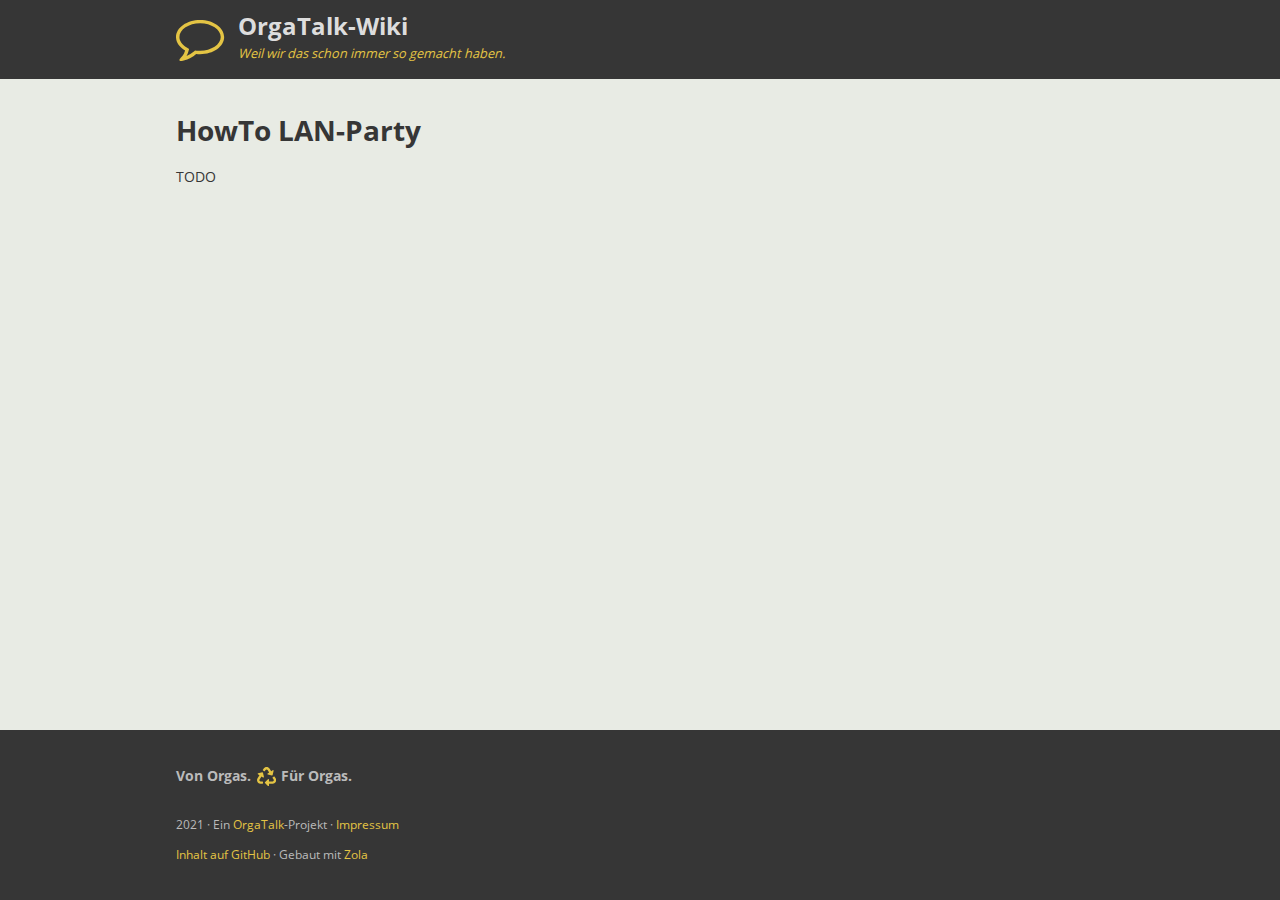
<file: wiki/getting-started/index.html>
<!DOCTYPE html>
<html lang="de">
  <head>
    <meta charset="utf-8">
    <meta name="referrer" content="origin-when-cross-origin">
    <meta name="viewport" content="width=device-width, initial-scale=1">
    <title>HowTo LAN-Party &middot; OrgaTalk-Wiki</title>
    <link rel="stylesheet" href="/style/common.css">
    <link rel="stylesheet" href="/style/orgatalk.css">
    <meta name="description" content="Wiki mit Tipps zur Organisation von LAN-Partys">
    <meta name="keywords" content="LANparty, LAN-Party, Wiki, Organisation, Technik, Netzwerk, Server, Dienste">
    <meta property="og:description" content="Wiki mit Tipps zur Organisation von LAN-Partys">
    <meta property="og:image" content="https://wiki.orgatalk.de/images/logo-square_480x480.png">
    <meta property="og:image:type" content="image/png">
    <meta property="og:image:width" content="480">
    <meta property="og:image:height" content="480">
    <meta property="og:image" content="https://wiki.orgatalk.de/images/banner_720x160.png">
    <meta property="og:image:type" content="image/png">
    <meta property="og:image:width" content="720">
    <meta property="og:image:height" content="160">
    <meta property="og:locale" content="de_DE">
    <meta property="og:site_name" content="OrgaTalk">
    <meta property="og:title" content="HowTo LAN-Party &middot; OrgaTalk-Wiki">
    <meta property="og:type" content="website">
  </head>
  <body>

    <div class="page-layout">

      <section class="page-header">
        <header class="container header">

          <a href="/" class="header-item">
            <div class="header-brand-icon">
              <svg viewBox="0 0 17 16">
                <path fill="currentColor" d="M8 3.429c-3.714 0-6.857 2.089-6.857 4.571 0 1.33 0.893 2.598 2.438 3.473l0.777 0.446-0.241 0.857c-0.17 0.634-0.393 1.125-0.625 1.536 0.902-0.375 1.723-0.884 2.455-1.527l0.384-0.339 0.509 0.054c0.384 0.045 0.777 0.071 1.161 0.071 3.714 0 6.857-2.089 6.857-4.571s-3.143-4.571-6.857-4.571zM16 8c0 3.161-3.58 5.714-8 5.714-0.438 0-0.875-0.027-1.295-0.071-1.17 1.036-2.563 1.768-4.107 2.161-0.321 0.089-0.67 0.152-1.018 0.196h-0.045c-0.179 0-0.339-0.143-0.384-0.339v-0.009c-0.045-0.223 0.107-0.357 0.241-0.518 0.563-0.634 1.205-1.17 1.625-2.661-1.839-1.045-3.018-2.661-3.018-4.473 0-3.161 3.58-5.714 8-5.714v0c4.42 0 8 2.554 8 5.714z"/>
              </svg>
            </div>
            <div class="header-brand-text">
              <div class="header-brand-title">OrgaTalk-Wiki</div>
              <div class="header-brand-subtitle">Weil wir das schon immer so gemacht haben.</div>
            </div>
          </a>

        </header>
      </section>

      <main class="page-body">
        <div class="container">




<h1>HowTo LAN-Party</h1>





<p>TODO</p>



        </div>
      </main>

      <section class="page-footer">
        <footer class="container footer">
          <div class="row row--space-between">

            <div class="column-auto" style="text-align: left;">
              <p class="footer-slogan">Von Orgas. <span class="footer-slogan-icon"><svg class="icon"><use xlink:href="/style/icons.svg#recycle"></use></svg></span> Für Orgas.</p>
              <small>
                <p>
                  2021
                  &middot;
                  Ein <a href="https://www.orgatalk.de/">OrgaTalk</a>-Projekt
                  &middot;
                  <a href="https://www.orgatalk.de/imprint">Impressum</a>
                </p>
                <p>
                  <a href="https://github.com/orgatalk/wiki">Inhalt auf GitHub</a>
                  &middot;
                  Gebaut mit <a href="https://www.getzola.org/">Zola</a>
                </p>
              </small>
            </div>

          </div>
        </footer>
      </section>

    </div>

  </body>
</html>
</file>
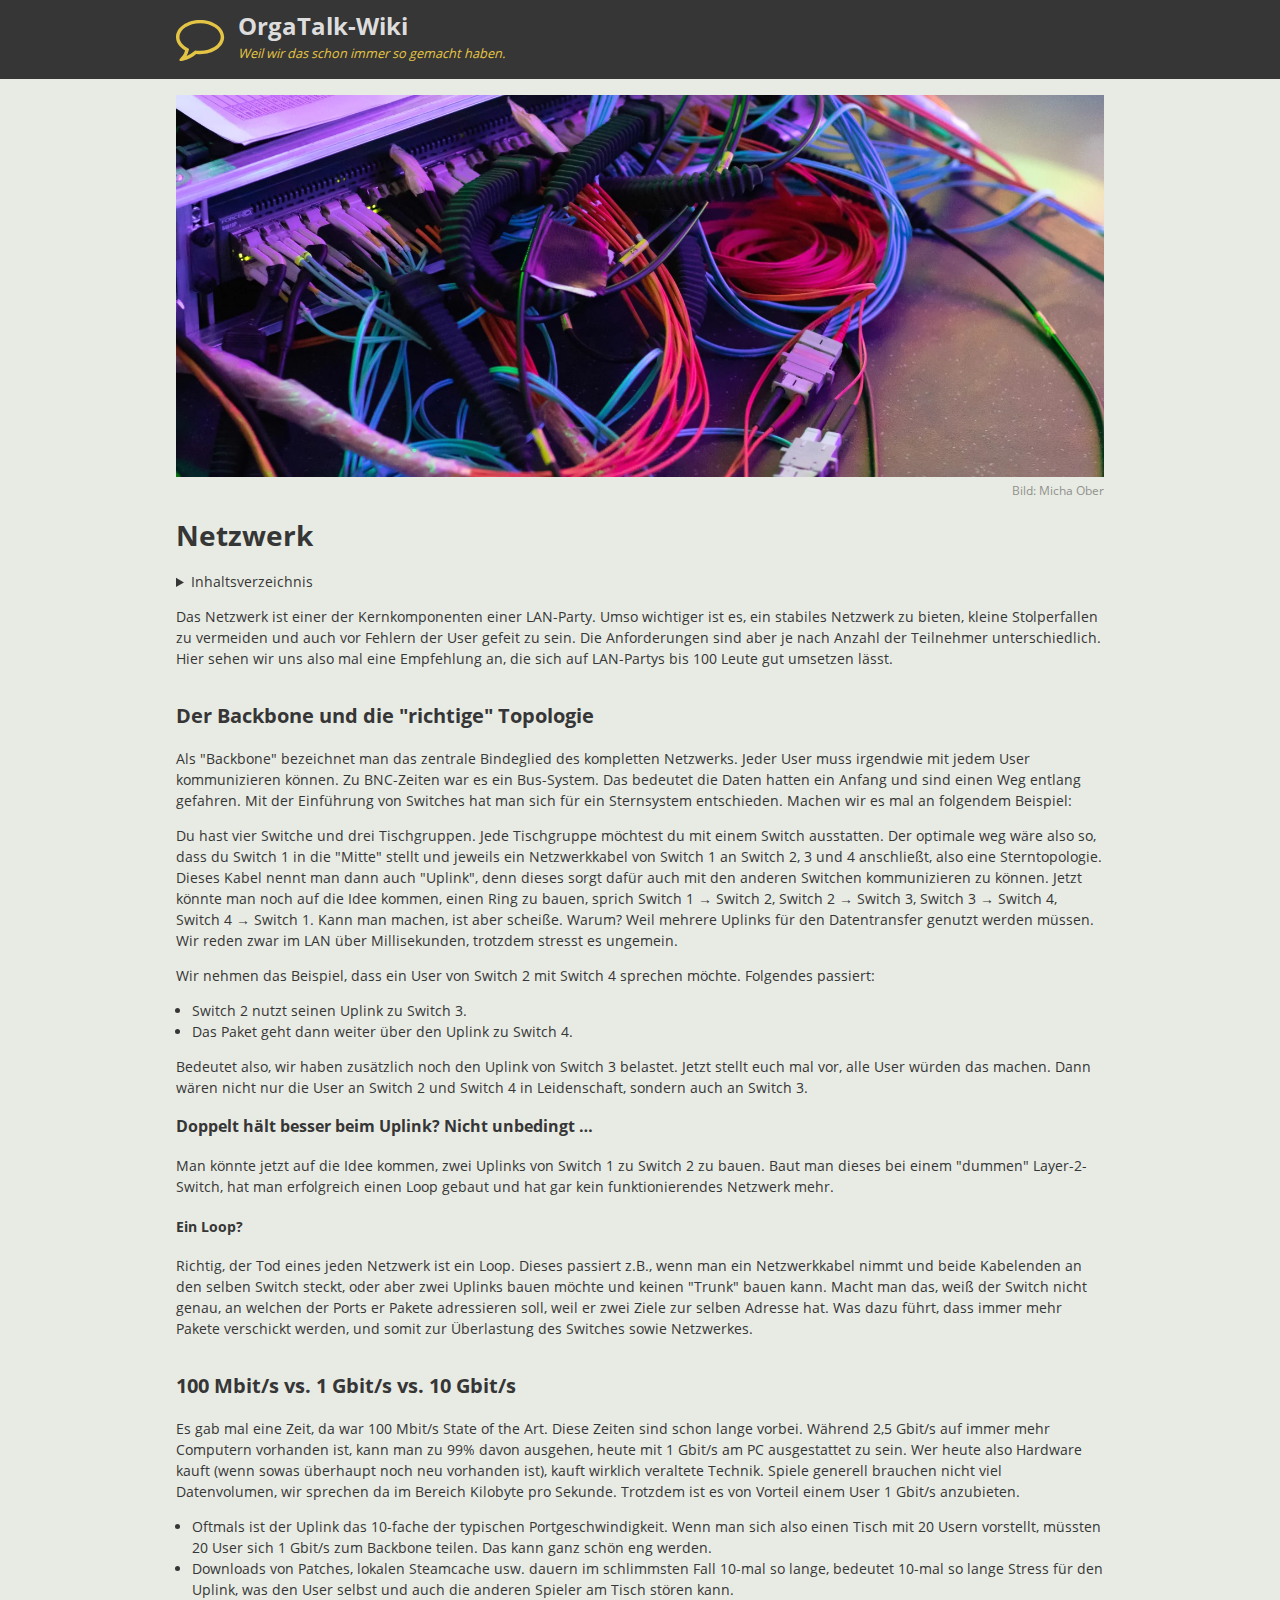
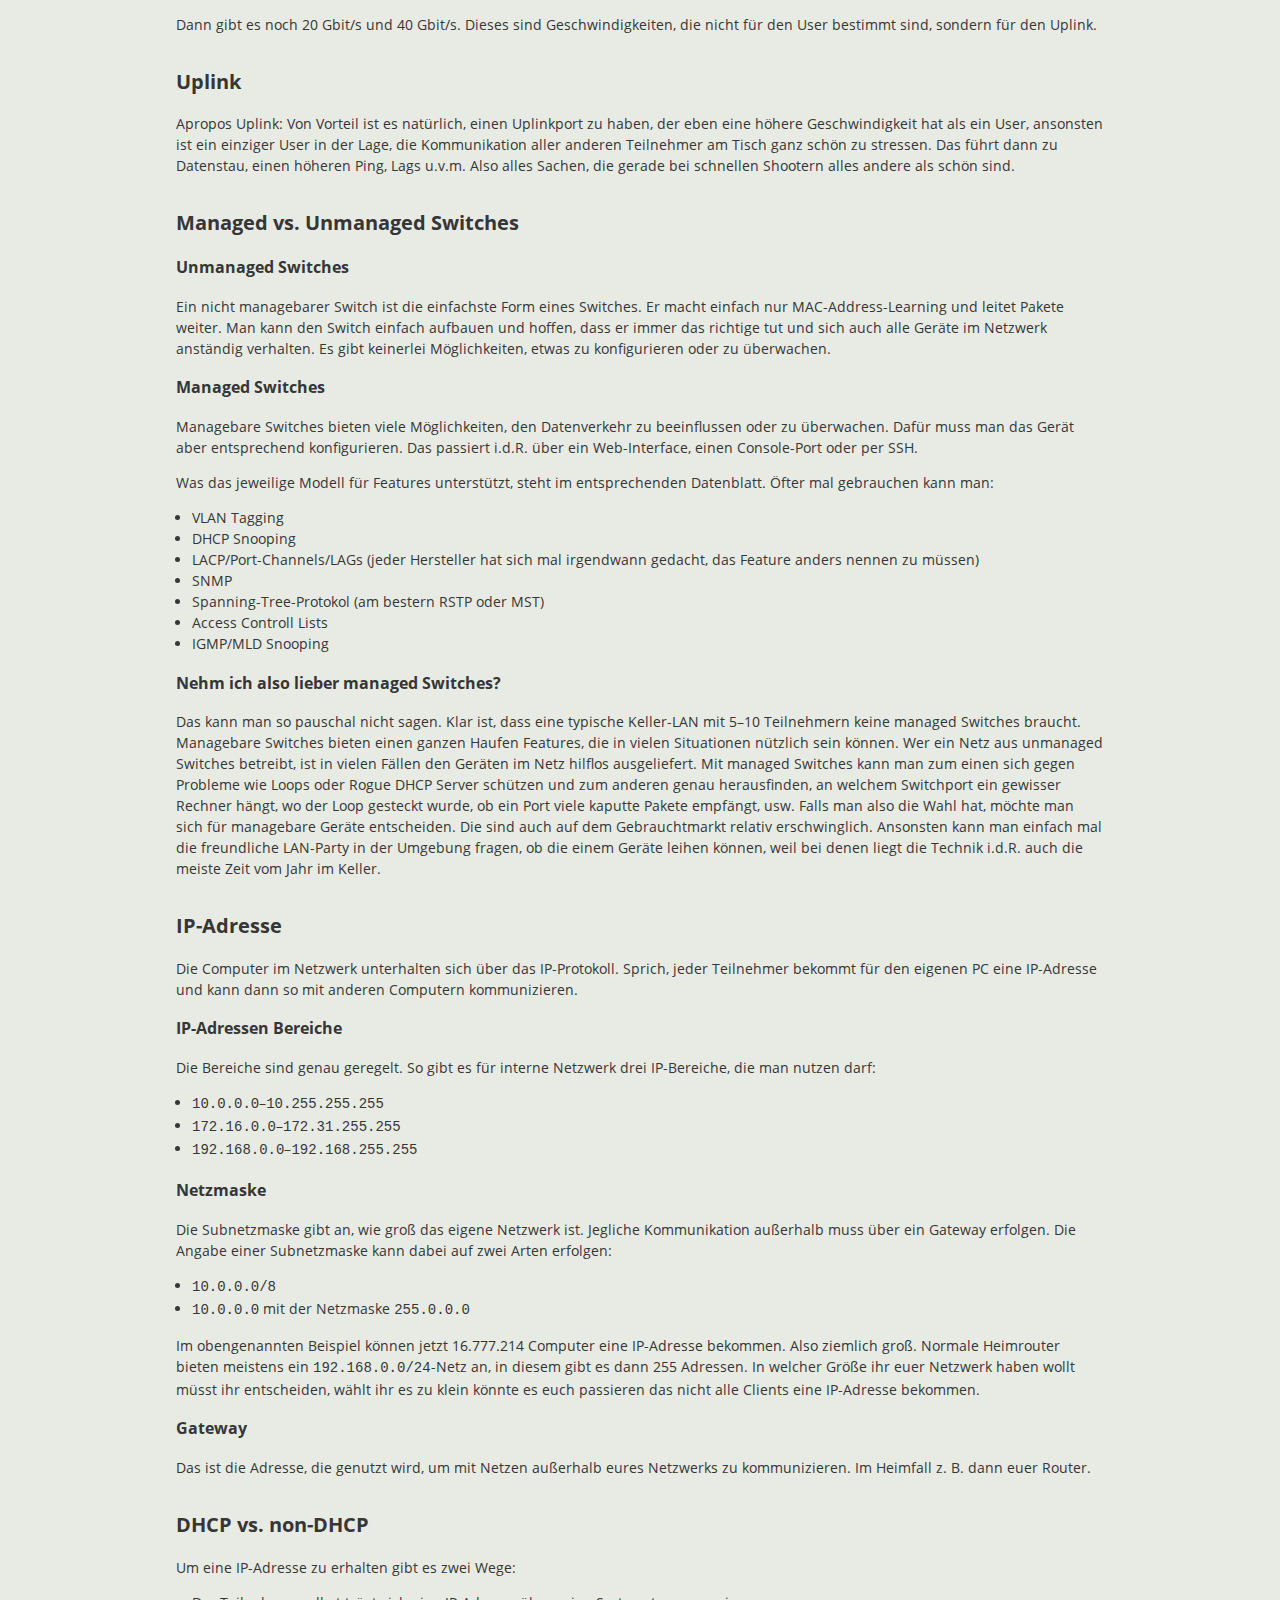
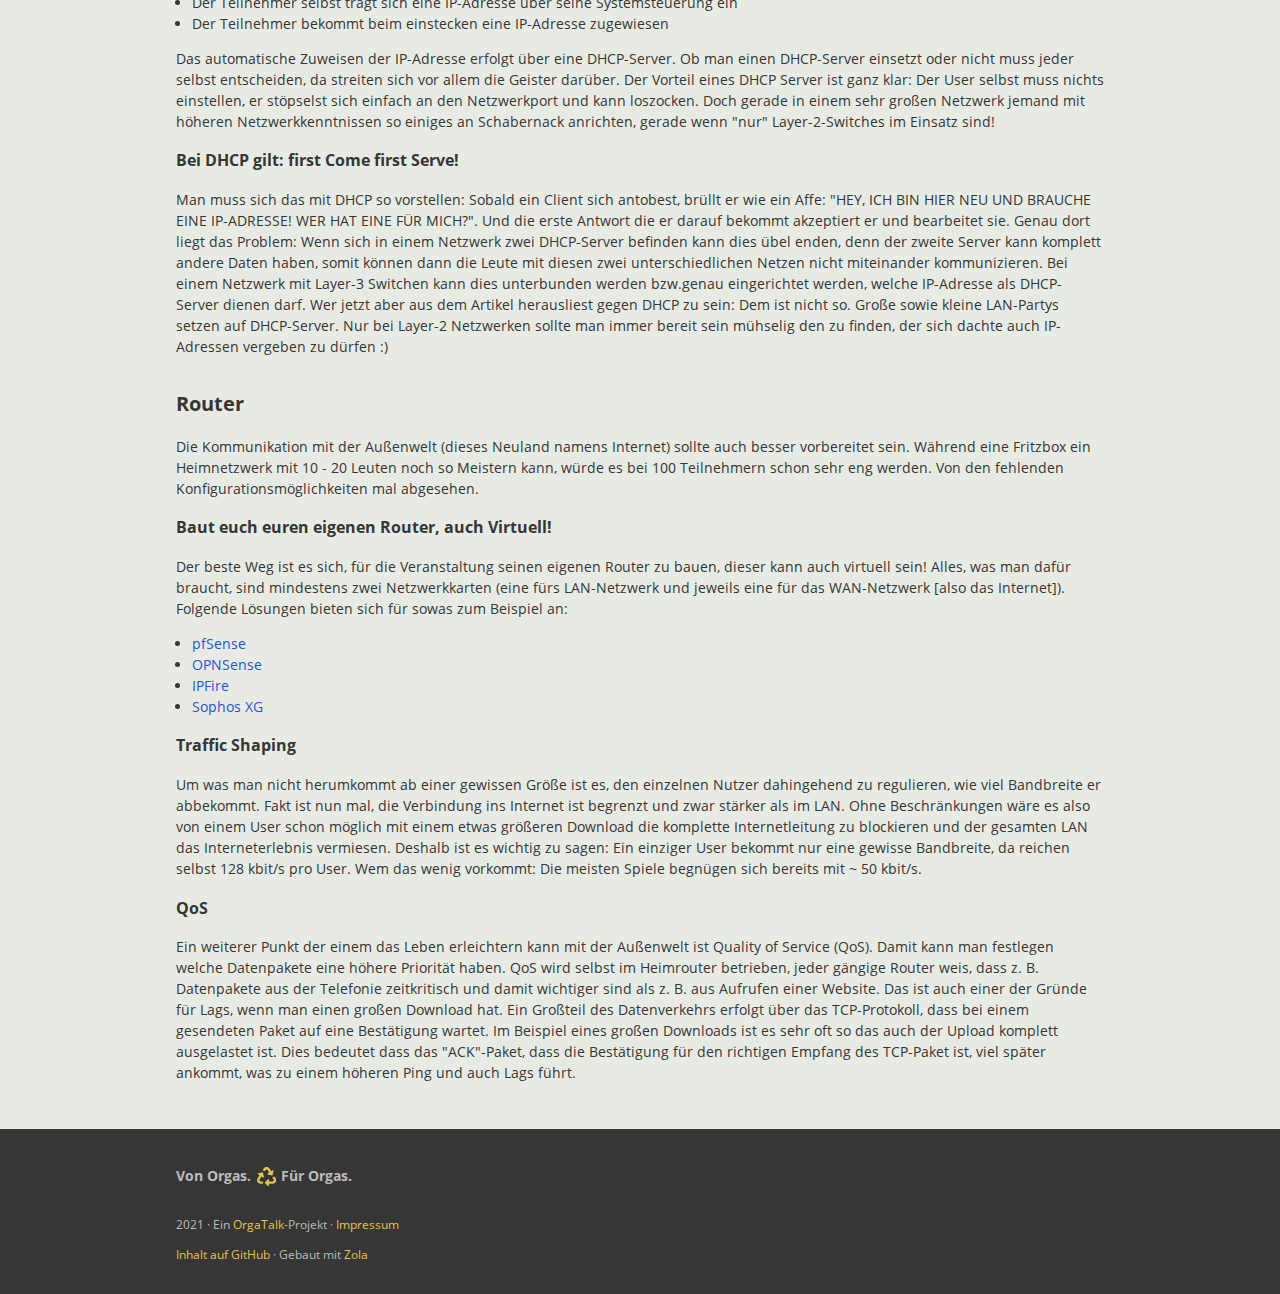
<file: wiki/netzwerk/index.html>
<!DOCTYPE html>
<html lang="de">
  <head>
    <meta charset="utf-8">
    <meta name="referrer" content="origin-when-cross-origin">
    <meta name="viewport" content="width=device-width, initial-scale=1">
    <title>Netzwerk &middot; OrgaTalk-Wiki</title>
    <link rel="stylesheet" href="/style/common.css">
    <link rel="stylesheet" href="/style/orgatalk.css">
    <meta name="description" content="Wiki mit Tipps zur Organisation von LAN-Partys">
    <meta name="keywords" content="LANparty, LAN-Party, Wiki, Organisation, Technik, Netzwerk, Server, Dienste">
    <meta property="og:description" content="Wiki mit Tipps zur Organisation von LAN-Partys">
    <meta property="og:image" content="https://wiki.orgatalk.de/images/logo-square_480x480.png">
    <meta property="og:image:type" content="image/png">
    <meta property="og:image:width" content="480">
    <meta property="og:image:height" content="480">
    <meta property="og:image" content="https://wiki.orgatalk.de/images/banner_720x160.png">
    <meta property="og:image:type" content="image/png">
    <meta property="og:image:width" content="720">
    <meta property="og:image:height" content="160">
    <meta property="og:locale" content="de_DE">
    <meta property="og:site_name" content="OrgaTalk">
    <meta property="og:title" content="Netzwerk &middot; OrgaTalk-Wiki">
    <meta property="og:type" content="website">
  </head>
  <body>

    <div class="page-layout">

      <section class="page-header">
        <header class="container header">

          <a href="/" class="header-item">
            <div class="header-brand-icon">
              <svg viewBox="0 0 17 16">
                <path fill="currentColor" d="M8 3.429c-3.714 0-6.857 2.089-6.857 4.571 0 1.33 0.893 2.598 2.438 3.473l0.777 0.446-0.241 0.857c-0.17 0.634-0.393 1.125-0.625 1.536 0.902-0.375 1.723-0.884 2.455-1.527l0.384-0.339 0.509 0.054c0.384 0.045 0.777 0.071 1.161 0.071 3.714 0 6.857-2.089 6.857-4.571s-3.143-4.571-6.857-4.571zM16 8c0 3.161-3.58 5.714-8 5.714-0.438 0-0.875-0.027-1.295-0.071-1.17 1.036-2.563 1.768-4.107 2.161-0.321 0.089-0.67 0.152-1.018 0.196h-0.045c-0.179 0-0.339-0.143-0.384-0.339v-0.009c-0.045-0.223 0.107-0.357 0.241-0.518 0.563-0.634 1.205-1.17 1.625-2.661-1.839-1.045-3.018-2.661-3.018-4.473 0-3.161 3.58-5.714 8-5.714v0c4.42 0 8 2.554 8 5.714z"/>
              </svg>
            </div>
            <div class="header-brand-text">
              <div class="header-brand-title">OrgaTalk-Wiki</div>
              <div class="header-brand-subtitle">Weil wir das schon immer so gemacht haben.</div>
            </div>
          </a>

        </header>
      </section>

      <main class="page-body">
        <div class="container">



<img src="&#x2F;wiki&#x2F;netzwerk_header.webp">
  
  <small><div class="dimmed" style="text-align: right;">Bild: Micha Ober</div></small>
  


<h1>Netzwerk</h1>




<details class="mt">
  <summary>Inhaltsverzeichnis</summary>
  <ol>
  
    <li>
      <a href="https:&#x2F;&#x2F;wiki.orgatalk.de&#x2F;wiki&#x2F;netzwerk&#x2F;#der-backbone-und-die-richtige-topologie">Der Backbone und die &quot;richtige&quot; Topologie</a>
    
      <ol>
      
        <li>
          <a href="https:&#x2F;&#x2F;wiki.orgatalk.de&#x2F;wiki&#x2F;netzwerk&#x2F;#doppelt-halt-besser-beim-uplink-nicht-unbedingt">Doppelt hält besser beim Uplink? Nicht unbedingt …</a>
        </li>
      
      </ol>
    
    </li>
  
    <li>
      <a href="https:&#x2F;&#x2F;wiki.orgatalk.de&#x2F;wiki&#x2F;netzwerk&#x2F;#100-mbit-s-vs-1-gbit-s-vs-10-gbit-s">100 Mbit&#x2F;s vs. 1 Gbit&#x2F;s vs. 10 Gbit&#x2F;s</a>
    
    </li>
  
    <li>
      <a href="https:&#x2F;&#x2F;wiki.orgatalk.de&#x2F;wiki&#x2F;netzwerk&#x2F;#uplink">Uplink</a>
    
    </li>
  
    <li>
      <a href="https:&#x2F;&#x2F;wiki.orgatalk.de&#x2F;wiki&#x2F;netzwerk&#x2F;#managed-vs-unmanaged-switches">Managed vs. Unmanaged Switches</a>
    
      <ol>
      
        <li>
          <a href="https:&#x2F;&#x2F;wiki.orgatalk.de&#x2F;wiki&#x2F;netzwerk&#x2F;#unmanaged-switches">Unmanaged Switches</a>
        </li>
      
        <li>
          <a href="https:&#x2F;&#x2F;wiki.orgatalk.de&#x2F;wiki&#x2F;netzwerk&#x2F;#managed-switches">Managed Switches</a>
        </li>
      
        <li>
          <a href="https:&#x2F;&#x2F;wiki.orgatalk.de&#x2F;wiki&#x2F;netzwerk&#x2F;#nehm-ich-also-lieber-managed-switches">Nehm ich also lieber managed Switches?</a>
        </li>
      
      </ol>
    
    </li>
  
    <li>
      <a href="https:&#x2F;&#x2F;wiki.orgatalk.de&#x2F;wiki&#x2F;netzwerk&#x2F;#ip-adresse">IP-Adresse</a>
    
      <ol>
      
        <li>
          <a href="https:&#x2F;&#x2F;wiki.orgatalk.de&#x2F;wiki&#x2F;netzwerk&#x2F;#ip-adressen-bereiche">IP-Adressen Bereiche</a>
        </li>
      
        <li>
          <a href="https:&#x2F;&#x2F;wiki.orgatalk.de&#x2F;wiki&#x2F;netzwerk&#x2F;#netzmaske">Netzmaske</a>
        </li>
      
        <li>
          <a href="https:&#x2F;&#x2F;wiki.orgatalk.de&#x2F;wiki&#x2F;netzwerk&#x2F;#gateway">Gateway</a>
        </li>
      
      </ol>
    
    </li>
  
    <li>
      <a href="https:&#x2F;&#x2F;wiki.orgatalk.de&#x2F;wiki&#x2F;netzwerk&#x2F;#dhcp-vs-non-dhcp">DHCP vs. non-DHCP</a>
    
      <ol>
      
        <li>
          <a href="https:&#x2F;&#x2F;wiki.orgatalk.de&#x2F;wiki&#x2F;netzwerk&#x2F;#bei-dhcp-gilt-first-come-first-serve">Bei DHCP gilt: first Come first Serve!</a>
        </li>
      
      </ol>
    
    </li>
  
    <li>
      <a href="https:&#x2F;&#x2F;wiki.orgatalk.de&#x2F;wiki&#x2F;netzwerk&#x2F;#router">Router</a>
    
      <ol>
      
        <li>
          <a href="https:&#x2F;&#x2F;wiki.orgatalk.de&#x2F;wiki&#x2F;netzwerk&#x2F;#baut-euch-euren-eigenen-router-auch-virtuell">Baut euch euren eigenen Router, auch Virtuell!</a>
        </li>
      
        <li>
          <a href="https:&#x2F;&#x2F;wiki.orgatalk.de&#x2F;wiki&#x2F;netzwerk&#x2F;#traffic-shaping">Traffic Shaping</a>
        </li>
      
        <li>
          <a href="https:&#x2F;&#x2F;wiki.orgatalk.de&#x2F;wiki&#x2F;netzwerk&#x2F;#qos">QoS</a>
        </li>
      
      </ol>
    
    </li>
  
  </ol>
</details>


<p>Das Netzwerk ist einer der Kernkomponenten einer LAN-Party.
Umso wichtiger ist es, ein stabiles Netzwerk zu bieten, kleine Stolperfallen zu vermeiden und auch vor Fehlern der User gefeit zu sein.
Die Anforderungen sind aber je nach Anzahl der Teilnehmer unterschiedlich.
Hier sehen wir uns also mal eine Empfehlung an, die sich auf LAN-Partys bis 100 Leute gut umsetzen lässt.</p>
<h2 id="der-backbone-und-die-richtige-topologie"><a class="zola-anchor" href="#der-backbone-und-die-richtige-topologie" aria-label="Anchor link for: der-backbone-und-die-richtige-topologie">🔗</a>Der Backbone und die &quot;richtige&quot; Topologie</h2>
<p>Als &quot;Backbone&quot; bezeichnet man das zentrale Bindeglied des kompletten Netzwerks.
Jeder User muss irgendwie mit jedem User kommunizieren können.
Zu BNC-Zeiten war es ein Bus-System.
Das bedeutet die Daten hatten ein Anfang und sind einen Weg entlang gefahren.
Mit der Einführung von Switches hat man sich für ein Sternsystem entschieden.
Machen wir es mal an folgendem Beispiel:</p>
<p>Du hast vier Switche und drei Tischgruppen.
Jede Tischgruppe möchtest du mit einem Switch ausstatten.
Der optimale weg wäre also so, dass du Switch 1 in die &quot;Mitte&quot; stellt und jeweils ein Netzwerkkabel von Switch 1 an Switch 2, 3 und 4 anschließt, also eine Sterntopologie.
Dieses Kabel nennt man dann auch &quot;Uplink&quot;, denn dieses sorgt dafür auch mit den anderen Switchen kommunizieren zu können.
Jetzt könnte man noch auf die Idee kommen, einen Ring zu bauen, sprich Switch 1 → Switch 2, Switch 2 → Switch 3, Switch 3 → Switch 4, Switch 4 → Switch 1.
Kann man machen, ist aber scheiße.
Warum? Weil mehrere Uplinks für den Datentransfer genutzt werden müssen.
Wir reden zwar im LAN über Millisekunden, trotzdem stresst es ungemein.</p>
<p>Wir nehmen das Beispiel, dass ein User von Switch 2 mit Switch 4 sprechen möchte. Folgendes passiert:</p>
<ul>
<li>Switch 2 nutzt seinen Uplink zu Switch 3.</li>
<li>Das Paket geht dann weiter über den Uplink zu Switch 4.</li>
</ul>
<p>Bedeutet also, wir haben zusätzlich noch den Uplink von Switch 3 belastet.
Jetzt stellt euch mal vor, alle User würden das machen. Dann wären nicht nur die User an Switch 2 und Switch 4 in Leidenschaft, sondern auch an Switch 3.</p>
<h3 id="doppelt-halt-besser-beim-uplink-nicht-unbedingt"><a class="zola-anchor" href="#doppelt-halt-besser-beim-uplink-nicht-unbedingt" aria-label="Anchor link for: doppelt-halt-besser-beim-uplink-nicht-unbedingt">🔗</a>Doppelt hält besser beim Uplink? Nicht unbedingt …</h3>
<p>Man könnte jetzt auf die Idee kommen, zwei Uplinks von Switch 1 zu Switch 2 zu bauen.
Baut man dieses bei einem &quot;dummen&quot; Layer-2-Switch, hat man erfolgreich einen Loop gebaut und hat gar kein funktionierendes Netzwerk mehr.</p>
<h4 id="ein-loop"><a class="zola-anchor" href="#ein-loop" aria-label="Anchor link for: ein-loop">🔗</a>Ein Loop?</h4>
<p>Richtig, der Tod eines jeden Netzwerk ist ein Loop.
Dieses passiert z.B., wenn man ein Netzwerkkabel nimmt und beide Kabelenden an den selben Switch steckt, oder aber zwei Uplinks bauen möchte und keinen &quot;Trunk&quot; bauen kann.
Macht man das, weiß der Switch nicht genau, an welchen der Ports er Pakete adressieren soll, weil er zwei Ziele zur selben Adresse hat.
Was dazu führt, dass immer mehr Pakete verschickt werden, und somit zur Überlastung des Switches sowie Netzwerkes.</p>
<h2 id="100-mbit-s-vs-1-gbit-s-vs-10-gbit-s"><a class="zola-anchor" href="#100-mbit-s-vs-1-gbit-s-vs-10-gbit-s" aria-label="Anchor link for: 100-mbit-s-vs-1-gbit-s-vs-10-gbit-s">🔗</a>100 Mbit/s vs. 1 Gbit/s vs. 10 Gbit/s</h2>
<p>Es gab mal eine Zeit, da war 100 Mbit/s State of the Art.
Diese Zeiten sind schon lange vorbei. Während 2,5 Gbit/s auf immer mehr Computern vorhanden ist, kann man zu 99% davon ausgehen, heute mit 1 Gbit/s am PC ausgestattet zu sein.
Wer heute also Hardware kauft (wenn sowas überhaupt noch neu vorhanden ist), kauft wirklich veraltete Technik.
Spiele generell brauchen nicht viel Datenvolumen, wir sprechen da im Bereich Kilobyte pro Sekunde. Trotzdem ist es von Vorteil einem User 1 Gbit/s anzubieten.</p>
<ul>
<li>Oftmals ist der Uplink das 10-fache der typischen Portgeschwindigkeit. Wenn man sich also einen Tisch mit 20 Usern vorstellt, müssten 20 User sich 1 Gbit/s zum Backbone teilen. Das kann ganz schön eng werden.</li>
<li>Downloads von Patches, lokalen Steamcache usw. dauern im schlimmsten Fall 10-mal so lange, bedeutet 10-mal so lange Stress für den Uplink, was den User selbst und auch die anderen Spieler am Tisch stören kann.</li>
</ul>
<p>Dann gibt es noch 20 Gbit/s und 40 Gbit/s.
Dieses sind Geschwindigkeiten, die nicht für den User bestimmt sind, sondern für den Uplink.</p>
<h2 id="uplink"><a class="zola-anchor" href="#uplink" aria-label="Anchor link for: uplink">🔗</a>Uplink</h2>
<p>Apropos Uplink: Von Vorteil ist es natürlich, einen Uplinkport zu haben, der eben eine höhere Geschwindigkeit hat als ein User, ansonsten ist ein einziger User in der Lage, die Kommunikation aller anderen Teilnehmer am Tisch ganz schön zu stressen.
Das führt dann zu Datenstau, einen höheren Ping, Lags u.v.m.
Also alles Sachen, die gerade bei schnellen Shootern alles andere als schön sind.</p>
<h2 id="managed-vs-unmanaged-switches"><a class="zola-anchor" href="#managed-vs-unmanaged-switches" aria-label="Anchor link for: managed-vs-unmanaged-switches">🔗</a>Managed vs. Unmanaged Switches</h2>
<h3 id="unmanaged-switches"><a class="zola-anchor" href="#unmanaged-switches" aria-label="Anchor link for: unmanaged-switches">🔗</a>Unmanaged Switches</h3>
<p>Ein nicht managebarer Switch ist die einfachste Form eines Switches.
Er macht einfach nur MAC-Address-Learning und leitet Pakete weiter.
Man kann den Switch einfach aufbauen und hoffen, dass er immer das richtige tut und sich auch alle Geräte im Netzwerk anständig verhalten.
Es gibt keinerlei Möglichkeiten, etwas zu konfigurieren oder zu überwachen.</p>
<h3 id="managed-switches"><a class="zola-anchor" href="#managed-switches" aria-label="Anchor link for: managed-switches">🔗</a>Managed Switches</h3>
<p>Managebare Switches bieten viele Möglichkeiten, den Datenverkehr zu beeinflussen oder zu überwachen.
Dafür muss man das Gerät aber entsprechend konfigurieren.
Das passiert i.d.R. über ein Web-Interface, einen Console-Port oder per SSH.</p>
<p>Was das jeweilige Modell für Features unterstützt, steht im entsprechenden Datenblatt.
Öfter mal gebrauchen kann man:</p>
<ul>
<li>VLAN Tagging</li>
<li>DHCP Snooping</li>
<li>LACP/Port-Channels/LAGs (jeder Hersteller hat sich mal irgendwann gedacht, das Feature anders nennen zu müssen)</li>
<li>SNMP</li>
<li>Spanning-Tree-Protokol (am bestern RSTP oder MST)</li>
<li>Access Controll Lists</li>
<li>IGMP/MLD Snooping</li>
</ul>
<h3 id="nehm-ich-also-lieber-managed-switches"><a class="zola-anchor" href="#nehm-ich-also-lieber-managed-switches" aria-label="Anchor link for: nehm-ich-also-lieber-managed-switches">🔗</a>Nehm ich also lieber managed Switches?</h3>
<p>Das kann man so pauschal nicht sagen.
Klar ist, dass eine typische Keller-LAN mit 5–10 Teilnehmern keine managed Switches braucht.
Managebare Switches bieten einen ganzen Haufen Features, die in vielen Situationen nützlich sein können.
Wer ein Netz aus unmanaged Switches betreibt, ist in vielen Fällen den Geräten im Netz hilflos ausgeliefert.
Mit managed Switches kann man zum einen sich gegen Probleme wie Loops oder Rogue DHCP Server schützen
und zum anderen genau herausfinden, an welchem Switchport ein gewisser Rechner hängt, wo der Loop gesteckt wurde,
ob ein Port viele kaputte Pakete empfängt, usw.
Falls man also die Wahl hat, möchte man sich für managebare Geräte entscheiden.
Die sind auch auf dem Gebrauchtmarkt relativ erschwinglich. Ansonsten kann man
einfach mal die freundliche LAN-Party in der Umgebung fragen, ob die einem
Geräte leihen können, weil bei denen liegt die Technik i.d.R. auch die meiste
Zeit vom Jahr im Keller.</p>
<h2 id="ip-adresse"><a class="zola-anchor" href="#ip-adresse" aria-label="Anchor link for: ip-adresse">🔗</a>IP-Adresse</h2>
<p>Die Computer im Netzwerk unterhalten sich über das IP-Protokoll.
Sprich, jeder Teilnehmer bekommt für den eigenen PC eine IP-Adresse und kann dann so mit anderen Computern kommunizieren.</p>
<h3 id="ip-adressen-bereiche"><a class="zola-anchor" href="#ip-adressen-bereiche" aria-label="Anchor link for: ip-adressen-bereiche">🔗</a>IP-Adressen Bereiche</h3>
<p>Die Bereiche sind genau geregelt.
So gibt es für interne Netzwerk drei IP-Bereiche, die man nutzen darf:</p>
<ul>
<li><code>10.0.0.0</code>–<code>10.255.255.255</code></li>
<li><code>172.16.0.0</code>–<code>172.31.255.255</code></li>
<li><code>192.168.0.0</code>–<code>192.168.255.255</code></li>
</ul>
<h3 id="netzmaske"><a class="zola-anchor" href="#netzmaske" aria-label="Anchor link for: netzmaske">🔗</a>Netzmaske</h3>
<p>Die Subnetzmaske gibt an, wie groß das eigene Netzwerk ist. Jegliche Kommunikation außerhalb muss über ein Gateway erfolgen.
Die Angabe einer Subnetzmaske kann dabei auf zwei Arten erfolgen:</p>
<ul>
<li><code>10.0.0.0/8</code></li>
<li><code>10.0.0.0</code> mit der Netzmaske <code>255.0.0.0</code></li>
</ul>
<p>Im obengenannten Beispiel können jetzt 16.777.214 Computer eine IP-Adresse bekommen.
Also ziemlich groß.
Normale Heimrouter bieten meistens ein <code>192.168.0.0/24</code>-Netz an, in diesem gibt es dann 255 Adressen.
In welcher Größe ihr euer Netzwerk haben wollt müsst ihr entscheiden, wählt ihr es zu klein könnte es euch passieren das nicht alle Clients eine IP-Adresse bekommen.</p>
<h3 id="gateway"><a class="zola-anchor" href="#gateway" aria-label="Anchor link for: gateway">🔗</a>Gateway</h3>
<p>Das ist die Adresse, die genutzt wird, um mit Netzen außerhalb eures Netzwerks zu kommunizieren.
Im Heimfall z. B. dann euer Router.</p>
<h2 id="dhcp-vs-non-dhcp"><a class="zola-anchor" href="#dhcp-vs-non-dhcp" aria-label="Anchor link for: dhcp-vs-non-dhcp">🔗</a>DHCP vs. non-DHCP</h2>
<p>Um eine IP-Adresse zu erhalten gibt es zwei Wege:</p>
<ul>
<li>Der Teilnehmer selbst trägt sich eine IP-Adresse über seine Systemsteuerung ein</li>
<li>Der Teilnehmer bekommt beim einstecken eine IP-Adresse zugewiesen</li>
</ul>
<p>Das automatische Zuweisen der IP-Adresse erfolgt über eine DHCP-Server.
Ob man einen DHCP-Server einsetzt oder nicht muss jeder selbst entscheiden, da streiten sich vor allem die Geister darüber.
Der Vorteil eines DHCP Server ist ganz klar: Der User selbst muss nichts einstellen, er stöpselst sich einfach an den Netzwerkport und kann loszocken.
Doch gerade in einem sehr großen Netzwerk jemand mit höheren Netzwerkkenntnissen so einiges an Schabernack anrichten, gerade wenn &quot;nur&quot; Layer-2-Switches im Einsatz sind!</p>
<h3 id="bei-dhcp-gilt-first-come-first-serve"><a class="zola-anchor" href="#bei-dhcp-gilt-first-come-first-serve" aria-label="Anchor link for: bei-dhcp-gilt-first-come-first-serve">🔗</a>Bei DHCP gilt: first Come first Serve!</h3>
<p>Man muss sich das mit DHCP so vorstellen: Sobald ein Client sich antobest, brüllt er wie ein Affe: &quot;HEY, ICH BIN HIER NEU UND BRAUCHE EINE IP-ADRESSE! WER HAT EINE FÜR MICH?&quot;.
Und die erste Antwort die er darauf bekommt akzeptiert er und bearbeitet sie.
Genau dort liegt das Problem: Wenn sich in einem Netzwerk zwei DHCP-Server befinden kann dies übel enden, denn der zweite Server kann komplett andere Daten haben, somit können dann die Leute mit diesen zwei unterschiedlichen Netzen nicht miteinander kommunizieren.
Bei einem Netzwerk mit Layer-3 Switchen kann dies unterbunden werden bzw.genau eingerichtet werden, welche IP-Adresse als DHCP-Server dienen darf.
Wer jetzt aber aus dem Artikel herausliest gegen DHCP zu sein: Dem ist nicht so.
Große sowie kleine LAN-Partys setzen auf DHCP-Server.
Nur bei Layer-2 Netzwerken sollte man immer bereit sein mühselig den zu finden, der sich dachte auch IP-Adressen vergeben zu dürfen :)</p>
<h2 id="router"><a class="zola-anchor" href="#router" aria-label="Anchor link for: router">🔗</a>Router</h2>
<p>Die Kommunikation mit der Außenwelt (dieses Neuland namens Internet) sollte auch besser vorbereitet sein.
Während eine Fritzbox ein Heimnetzwerk mit 10 - 20 Leuten noch so Meistern kann, würde es bei 100 Teilnehmern schon sehr eng werden.
Von den fehlenden Konfigurationsmöglichkeiten mal abgesehen.</p>
<h3 id="baut-euch-euren-eigenen-router-auch-virtuell"><a class="zola-anchor" href="#baut-euch-euren-eigenen-router-auch-virtuell" aria-label="Anchor link for: baut-euch-euren-eigenen-router-auch-virtuell">🔗</a>Baut euch euren eigenen Router, auch Virtuell!</h3>
<p>Der beste Weg ist es sich, für die Veranstaltung seinen eigenen Router zu bauen, dieser kann auch virtuell sein! Alles, was man dafür braucht, sind mindestens zwei Netzwerkkarten (eine fürs LAN-Netzwerk und jeweils eine für das WAN-Netzwerk [also das Internet]).
Folgende Lösungen bieten sich für sowas zum Beispiel an:</p>
<ul>
<li><a href="https://www.pfsense.org">pfSense</a></li>
<li><a href="https://opnsense.org">OPNSense</a></li>
<li><a href="https://www.ipfire.org">IPFire</a></li>
<li><a href="https://www.sophos.com/de-de/products/free-tools/sophos-xg-firewall-home-edition.aspx">Sophos XG</a></li>
</ul>
<h3 id="traffic-shaping"><a class="zola-anchor" href="#traffic-shaping" aria-label="Anchor link for: traffic-shaping">🔗</a>Traffic Shaping</h3>
<p>Um was man nicht herumkommt ab einer gewissen Größe ist es, den einzelnen Nutzer dahingehend zu regulieren, wie viel Bandbreite er abbekommt.
Fakt ist nun mal, die Verbindung ins Internet ist begrenzt und zwar stärker als im LAN.
Ohne Beschränkungen wäre es also von einem User schon möglich mit einem etwas größeren Download die komplette Internetleitung zu blockieren und der gesamten LAN das Interneterlebnis vermiesen.
Deshalb ist es wichtig zu sagen: Ein einziger User bekommt nur eine gewisse Bandbreite, da reichen selbst 128 kbit/s pro User.
Wem das wenig vorkommt: Die meisten Spiele begnügen sich bereits mit ~ 50 kbit/s.</p>
<h3 id="qos"><a class="zola-anchor" href="#qos" aria-label="Anchor link for: qos">🔗</a>QoS</h3>
<p>Ein weiterer Punkt der einem das Leben erleichtern kann mit der Außenwelt ist Quality of Service (QoS).
Damit kann man festlegen welche Datenpakete eine höhere Priorität haben.
QoS wird selbst im Heimrouter betrieben, jeder gängige Router weis, dass z. B. Datenpakete aus der Telefonie zeitkritisch und damit wichtiger sind als z. B. aus Aufrufen einer Website.
Das ist auch einer der Gründe für Lags, wenn man einen großen Download hat.
Ein Großteil des Datenverkehrs erfolgt über das TCP-Protokoll, dass bei einem gesendeten Paket auf eine Bestätigung wartet.
Im Beispiel eines großen Downloads ist es sehr oft so das auch der Upload komplett ausgelastet ist.
Dies bedeutet dass das &quot;ACK&quot;-Paket, dass die Bestätigung für den richtigen Empfang des TCP-Paket ist, viel später ankommt, was zu einem höheren Ping und auch Lags führt.</p>



        </div>
      </main>

      <section class="page-footer">
        <footer class="container footer">
          <div class="row row--space-between">

            <div class="column-auto" style="text-align: left;">
              <p class="footer-slogan">Von Orgas. <span class="footer-slogan-icon"><svg class="icon"><use xlink:href="/style/icons.svg#recycle"></use></svg></span> Für Orgas.</p>
              <small>
                <p>
                  2021
                  &middot;
                  Ein <a href="https://www.orgatalk.de/">OrgaTalk</a>-Projekt
                  &middot;
                  <a href="https://www.orgatalk.de/imprint">Impressum</a>
                </p>
                <p>
                  <a href="https://github.com/orgatalk/wiki">Inhalt auf GitHub</a>
                  &middot;
                  Gebaut mit <a href="https://www.getzola.org/">Zola</a>
                </p>
              </small>
            </div>

          </div>
        </footer>
      </section>

    </div>

  </body>
</html>
</file>
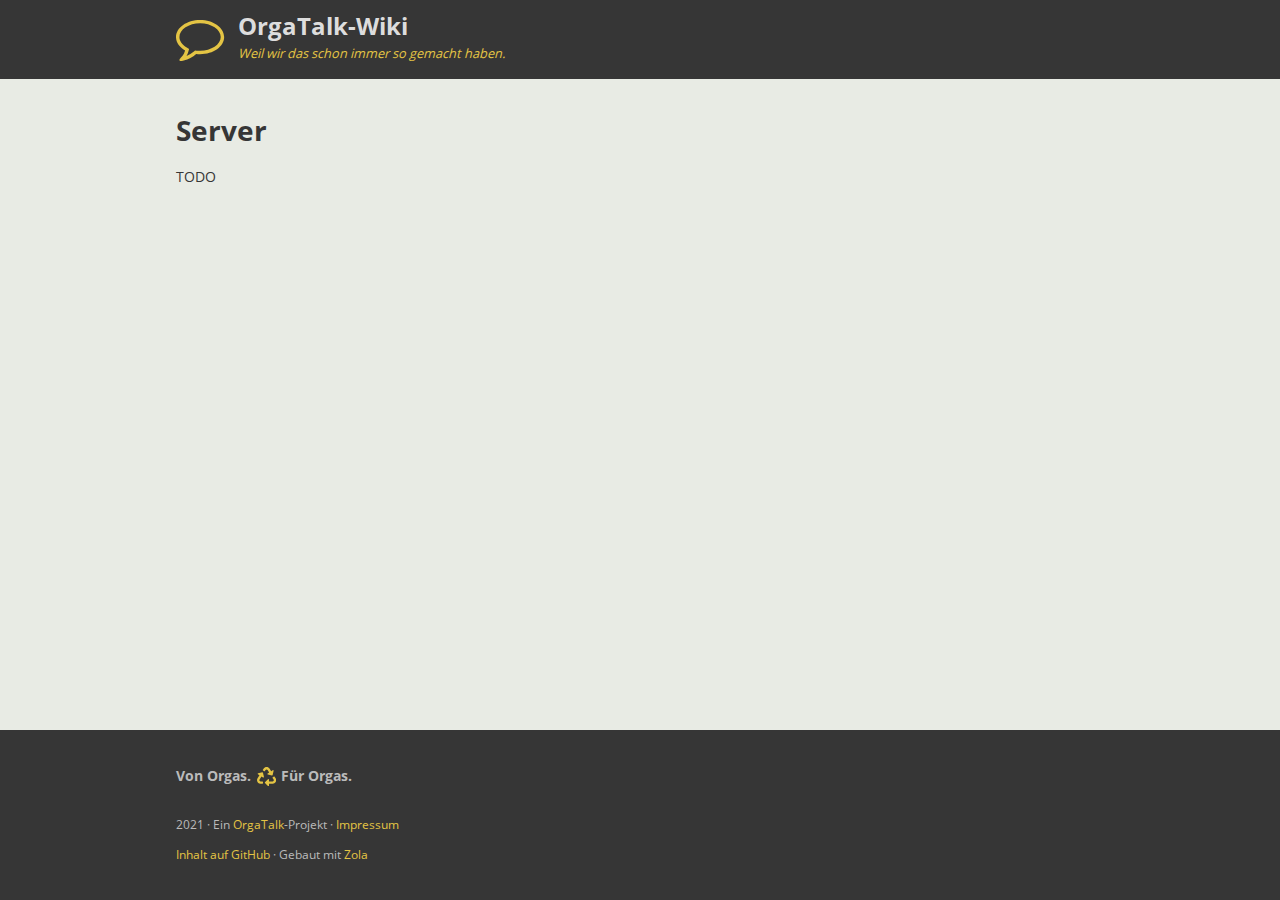
<file: wiki/server/index.html>
<!DOCTYPE html>
<html lang="de">
  <head>
    <meta charset="utf-8">
    <meta name="referrer" content="origin-when-cross-origin">
    <meta name="viewport" content="width=device-width, initial-scale=1">
    <title>Server &middot; OrgaTalk-Wiki</title>
    <link rel="stylesheet" href="/style/common.css">
    <link rel="stylesheet" href="/style/orgatalk.css">
    <meta name="description" content="Wiki mit Tipps zur Organisation von LAN-Partys">
    <meta name="keywords" content="LANparty, LAN-Party, Wiki, Organisation, Technik, Netzwerk, Server, Dienste">
    <meta property="og:description" content="Wiki mit Tipps zur Organisation von LAN-Partys">
    <meta property="og:image" content="https://wiki.orgatalk.de/images/logo-square_480x480.png">
    <meta property="og:image:type" content="image/png">
    <meta property="og:image:width" content="480">
    <meta property="og:image:height" content="480">
    <meta property="og:image" content="https://wiki.orgatalk.de/images/banner_720x160.png">
    <meta property="og:image:type" content="image/png">
    <meta property="og:image:width" content="720">
    <meta property="og:image:height" content="160">
    <meta property="og:locale" content="de_DE">
    <meta property="og:site_name" content="OrgaTalk">
    <meta property="og:title" content="Server &middot; OrgaTalk-Wiki">
    <meta property="og:type" content="website">
  </head>
  <body>

    <div class="page-layout">

      <section class="page-header">
        <header class="container header">

          <a href="/" class="header-item">
            <div class="header-brand-icon">
              <svg viewBox="0 0 17 16">
                <path fill="currentColor" d="M8 3.429c-3.714 0-6.857 2.089-6.857 4.571 0 1.33 0.893 2.598 2.438 3.473l0.777 0.446-0.241 0.857c-0.17 0.634-0.393 1.125-0.625 1.536 0.902-0.375 1.723-0.884 2.455-1.527l0.384-0.339 0.509 0.054c0.384 0.045 0.777 0.071 1.161 0.071 3.714 0 6.857-2.089 6.857-4.571s-3.143-4.571-6.857-4.571zM16 8c0 3.161-3.58 5.714-8 5.714-0.438 0-0.875-0.027-1.295-0.071-1.17 1.036-2.563 1.768-4.107 2.161-0.321 0.089-0.67 0.152-1.018 0.196h-0.045c-0.179 0-0.339-0.143-0.384-0.339v-0.009c-0.045-0.223 0.107-0.357 0.241-0.518 0.563-0.634 1.205-1.17 1.625-2.661-1.839-1.045-3.018-2.661-3.018-4.473 0-3.161 3.58-5.714 8-5.714v0c4.42 0 8 2.554 8 5.714z"/>
              </svg>
            </div>
            <div class="header-brand-text">
              <div class="header-brand-title">OrgaTalk-Wiki</div>
              <div class="header-brand-subtitle">Weil wir das schon immer so gemacht haben.</div>
            </div>
          </a>

        </header>
      </section>

      <main class="page-body">
        <div class="container">




<h1>Server</h1>





<p>TODO</p>



        </div>
      </main>

      <section class="page-footer">
        <footer class="container footer">
          <div class="row row--space-between">

            <div class="column-auto" style="text-align: left;">
              <p class="footer-slogan">Von Orgas. <span class="footer-slogan-icon"><svg class="icon"><use xlink:href="/style/icons.svg#recycle"></use></svg></span> Für Orgas.</p>
              <small>
                <p>
                  2021
                  &middot;
                  Ein <a href="https://www.orgatalk.de/">OrgaTalk</a>-Projekt
                  &middot;
                  <a href="https://www.orgatalk.de/imprint">Impressum</a>
                </p>
                <p>
                  <a href="https://github.com/orgatalk/wiki">Inhalt auf GitHub</a>
                  &middot;
                  Gebaut mit <a href="https://www.getzola.org/">Zola</a>
                </p>
              </small>
            </div>

          </div>
        </footer>
      </section>

    </div>

  </body>
</html>
</file>
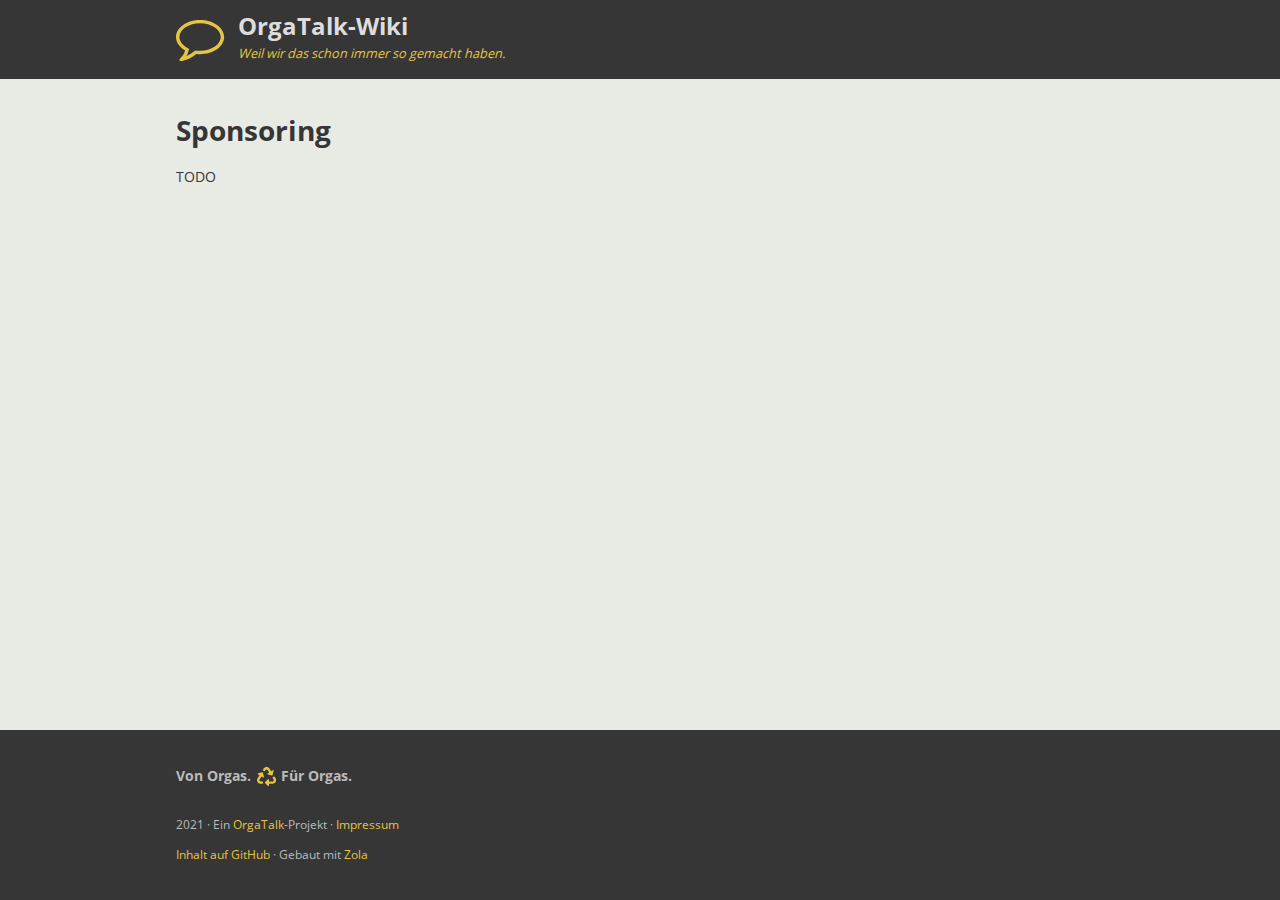
<file: wiki/sponsoring/index.html>
<!DOCTYPE html>
<html lang="de">
  <head>
    <meta charset="utf-8">
    <meta name="referrer" content="origin-when-cross-origin">
    <meta name="viewport" content="width=device-width, initial-scale=1">
    <title>Sponsoring &middot; OrgaTalk-Wiki</title>
    <link rel="stylesheet" href="/style/common.css">
    <link rel="stylesheet" href="/style/orgatalk.css">
    <meta name="description" content="Wiki mit Tipps zur Organisation von LAN-Partys">
    <meta name="keywords" content="LANparty, LAN-Party, Wiki, Organisation, Technik, Netzwerk, Server, Dienste">
    <meta property="og:description" content="Wiki mit Tipps zur Organisation von LAN-Partys">
    <meta property="og:image" content="https://wiki.orgatalk.de/images/logo-square_480x480.png">
    <meta property="og:image:type" content="image/png">
    <meta property="og:image:width" content="480">
    <meta property="og:image:height" content="480">
    <meta property="og:image" content="https://wiki.orgatalk.de/images/banner_720x160.png">
    <meta property="og:image:type" content="image/png">
    <meta property="og:image:width" content="720">
    <meta property="og:image:height" content="160">
    <meta property="og:locale" content="de_DE">
    <meta property="og:site_name" content="OrgaTalk">
    <meta property="og:title" content="Sponsoring &middot; OrgaTalk-Wiki">
    <meta property="og:type" content="website">
  </head>
  <body>

    <div class="page-layout">

      <section class="page-header">
        <header class="container header">

          <a href="/" class="header-item">
            <div class="header-brand-icon">
              <svg viewBox="0 0 17 16">
                <path fill="currentColor" d="M8 3.429c-3.714 0-6.857 2.089-6.857 4.571 0 1.33 0.893 2.598 2.438 3.473l0.777 0.446-0.241 0.857c-0.17 0.634-0.393 1.125-0.625 1.536 0.902-0.375 1.723-0.884 2.455-1.527l0.384-0.339 0.509 0.054c0.384 0.045 0.777 0.071 1.161 0.071 3.714 0 6.857-2.089 6.857-4.571s-3.143-4.571-6.857-4.571zM16 8c0 3.161-3.58 5.714-8 5.714-0.438 0-0.875-0.027-1.295-0.071-1.17 1.036-2.563 1.768-4.107 2.161-0.321 0.089-0.67 0.152-1.018 0.196h-0.045c-0.179 0-0.339-0.143-0.384-0.339v-0.009c-0.045-0.223 0.107-0.357 0.241-0.518 0.563-0.634 1.205-1.17 1.625-2.661-1.839-1.045-3.018-2.661-3.018-4.473 0-3.161 3.58-5.714 8-5.714v0c4.42 0 8 2.554 8 5.714z"/>
              </svg>
            </div>
            <div class="header-brand-text">
              <div class="header-brand-title">OrgaTalk-Wiki</div>
              <div class="header-brand-subtitle">Weil wir das schon immer so gemacht haben.</div>
            </div>
          </a>

        </header>
      </section>

      <main class="page-body">
        <div class="container">




<h1>Sponsoring</h1>





<p>TODO</p>



        </div>
      </main>

      <section class="page-footer">
        <footer class="container footer">
          <div class="row row--space-between">

            <div class="column-auto" style="text-align: left;">
              <p class="footer-slogan">Von Orgas. <span class="footer-slogan-icon"><svg class="icon"><use xlink:href="/style/icons.svg#recycle"></use></svg></span> Für Orgas.</p>
              <small>
                <p>
                  2021
                  &middot;
                  Ein <a href="https://www.orgatalk.de/">OrgaTalk</a>-Projekt
                  &middot;
                  <a href="https://www.orgatalk.de/imprint">Impressum</a>
                </p>
                <p>
                  <a href="https://github.com/orgatalk/wiki">Inhalt auf GitHub</a>
                  &middot;
                  Gebaut mit <a href="https://www.getzola.org/">Zola</a>
                </p>
              </small>
            </div>

          </div>
        </footer>
      </section>

    </div>

  </body>
</html>
</file>
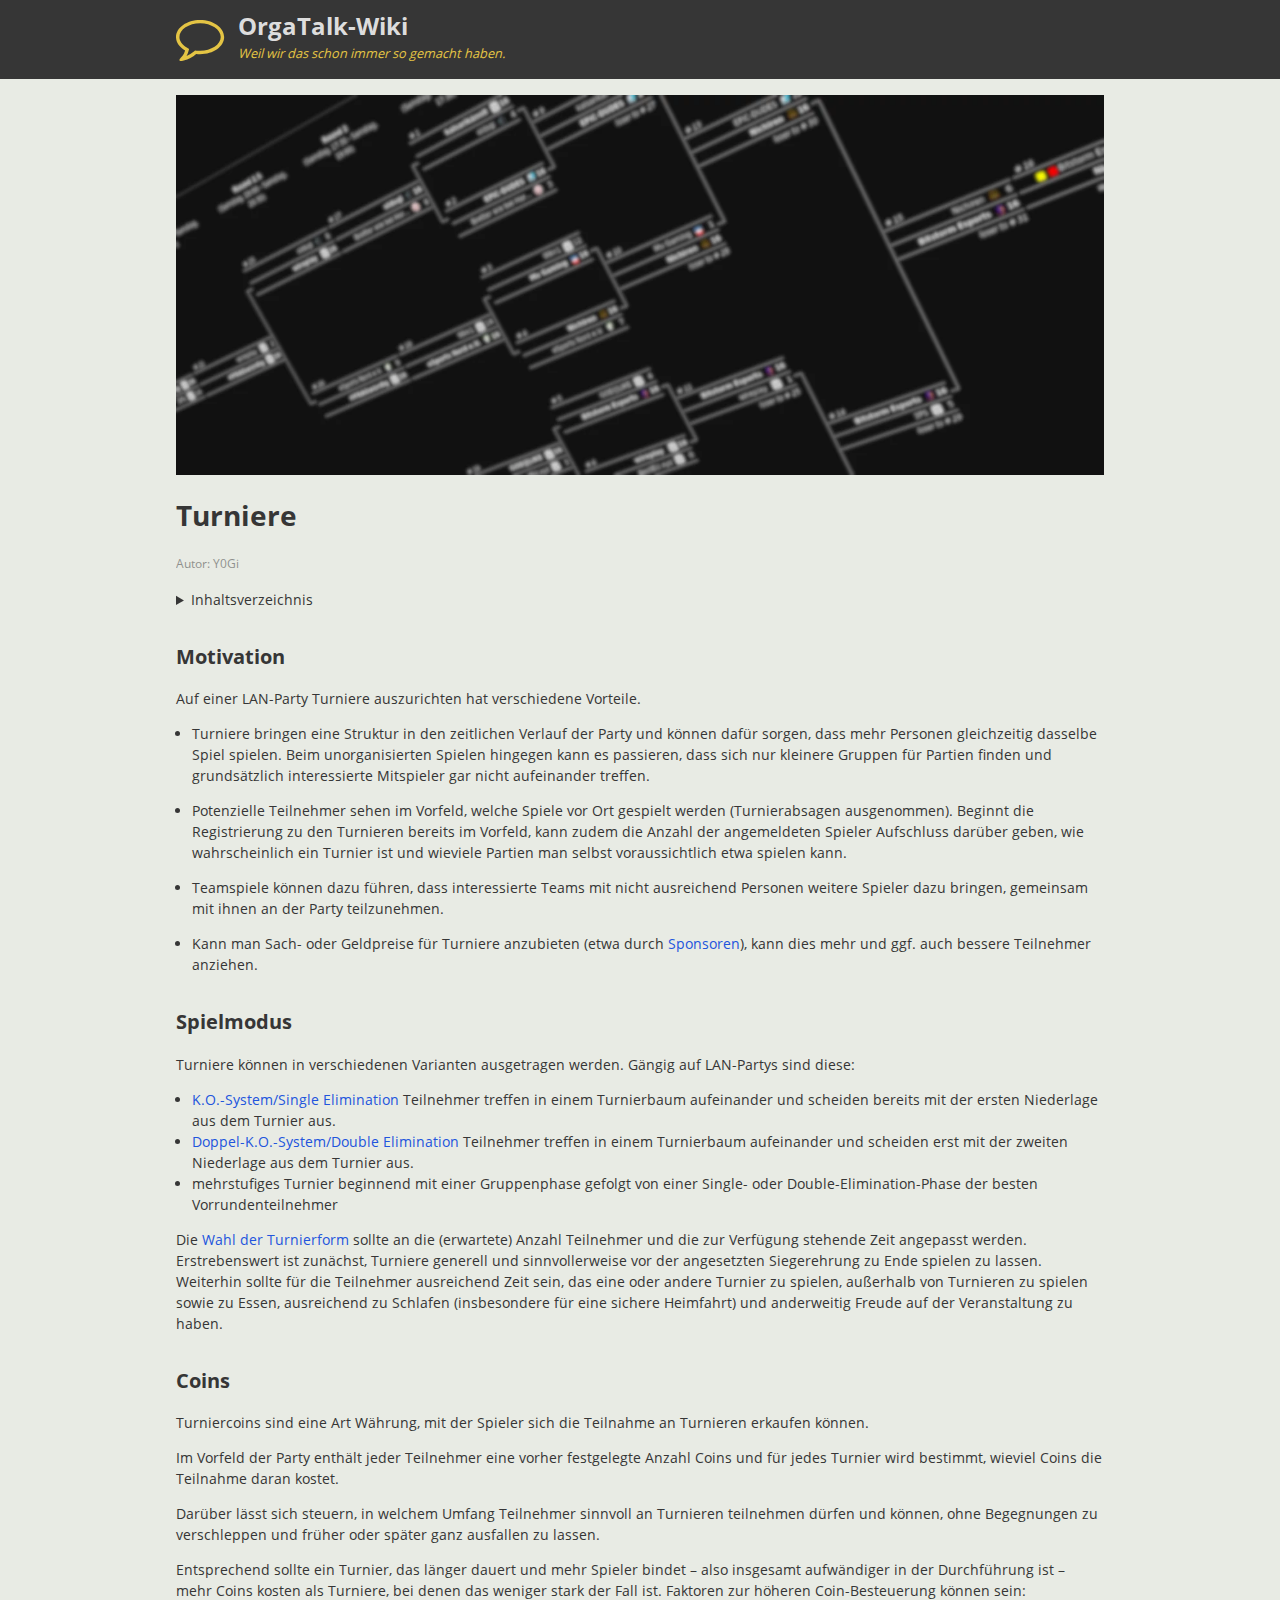
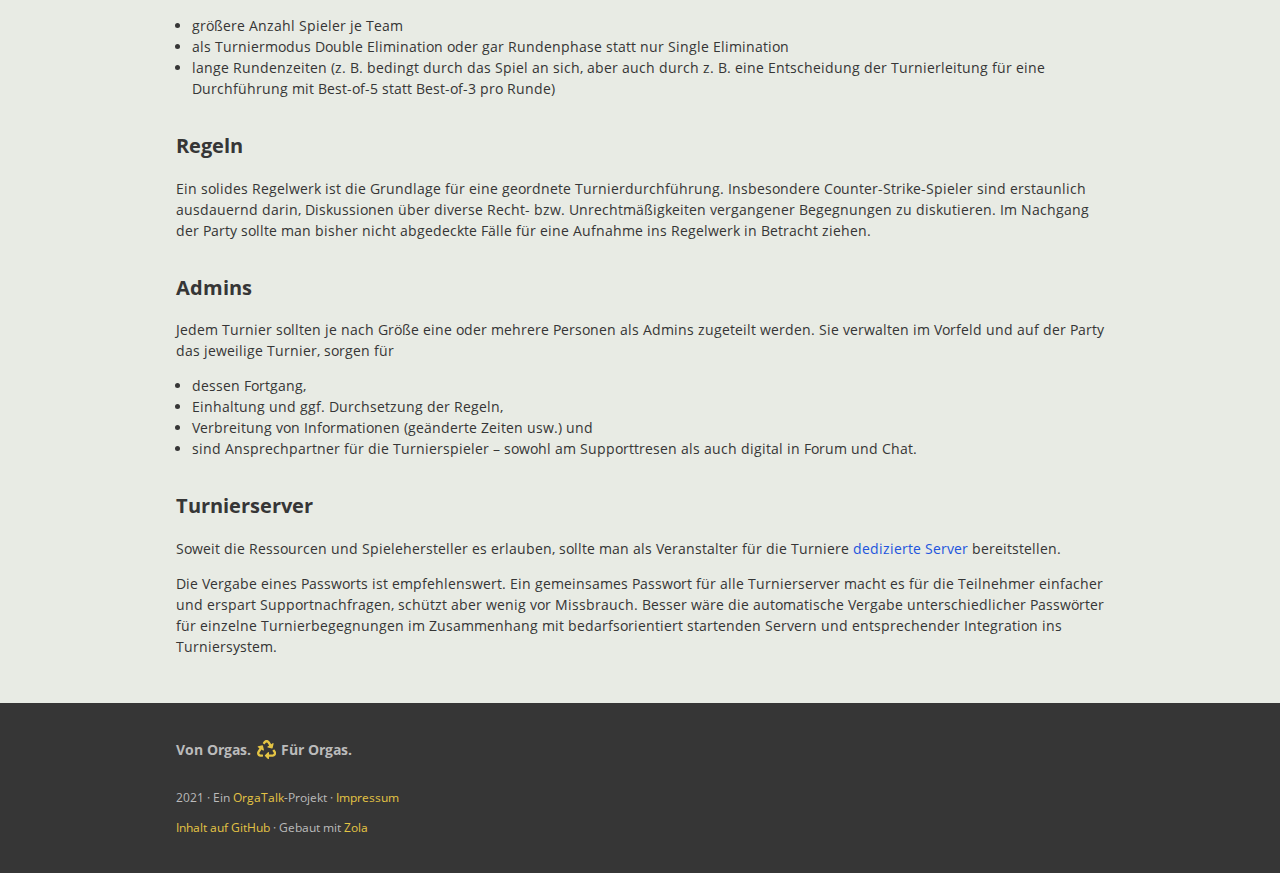
<file: wiki/turniere/index.html>
<!DOCTYPE html>
<html lang="de">
  <head>
    <meta charset="utf-8">
    <meta name="referrer" content="origin-when-cross-origin">
    <meta name="viewport" content="width=device-width, initial-scale=1">
    <title>Turniere &middot; OrgaTalk-Wiki</title>
    <link rel="stylesheet" href="/style/common.css">
    <link rel="stylesheet" href="/style/orgatalk.css">
    <meta name="description" content="Wiki mit Tipps zur Organisation von LAN-Partys">
    <meta name="keywords" content="LANparty, LAN-Party, Wiki, Organisation, Technik, Netzwerk, Server, Dienste">
    <meta property="og:description" content="Wiki mit Tipps zur Organisation von LAN-Partys">
    <meta property="og:image" content="https://wiki.orgatalk.de/images/logo-square_480x480.png">
    <meta property="og:image:type" content="image/png">
    <meta property="og:image:width" content="480">
    <meta property="og:image:height" content="480">
    <meta property="og:image" content="https://wiki.orgatalk.de/images/banner_720x160.png">
    <meta property="og:image:type" content="image/png">
    <meta property="og:image:width" content="720">
    <meta property="og:image:height" content="160">
    <meta property="og:locale" content="de_DE">
    <meta property="og:site_name" content="OrgaTalk">
    <meta property="og:title" content="Turniere &middot; OrgaTalk-Wiki">
    <meta property="og:type" content="website">
  </head>
  <body>

    <div class="page-layout">

      <section class="page-header">
        <header class="container header">

          <a href="/" class="header-item">
            <div class="header-brand-icon">
              <svg viewBox="0 0 17 16">
                <path fill="currentColor" d="M8 3.429c-3.714 0-6.857 2.089-6.857 4.571 0 1.33 0.893 2.598 2.438 3.473l0.777 0.446-0.241 0.857c-0.17 0.634-0.393 1.125-0.625 1.536 0.902-0.375 1.723-0.884 2.455-1.527l0.384-0.339 0.509 0.054c0.384 0.045 0.777 0.071 1.161 0.071 3.714 0 6.857-2.089 6.857-4.571s-3.143-4.571-6.857-4.571zM16 8c0 3.161-3.58 5.714-8 5.714-0.438 0-0.875-0.027-1.295-0.071-1.17 1.036-2.563 1.768-4.107 2.161-0.321 0.089-0.67 0.152-1.018 0.196h-0.045c-0.179 0-0.339-0.143-0.384-0.339v-0.009c-0.045-0.223 0.107-0.357 0.241-0.518 0.563-0.634 1.205-1.17 1.625-2.661-1.839-1.045-3.018-2.661-3.018-4.473 0-3.161 3.58-5.714 8-5.714v0c4.42 0 8 2.554 8 5.714z"/>
              </svg>
            </div>
            <div class="header-brand-text">
              <div class="header-brand-title">OrgaTalk-Wiki</div>
              <div class="header-brand-subtitle">Weil wir das schon immer so gemacht haben.</div>
            </div>
          </a>

        </header>
      </section>

      <main class="page-body">
        <div class="container">



<img src="&#x2F;wiki&#x2F;turniere_header.webp">
  


<h1>Turniere</h1>


<small class="dimmed">
  Autor:
  Y0Gi
</small>



<details class="mt">
  <summary>Inhaltsverzeichnis</summary>
  <ol>
  
    <li>
      <a href="https:&#x2F;&#x2F;wiki.orgatalk.de&#x2F;wiki&#x2F;turniere&#x2F;#motivation">Motivation</a>
    
    </li>
  
    <li>
      <a href="https:&#x2F;&#x2F;wiki.orgatalk.de&#x2F;wiki&#x2F;turniere&#x2F;#spielmodus">Spielmodus</a>
    
    </li>
  
    <li>
      <a href="https:&#x2F;&#x2F;wiki.orgatalk.de&#x2F;wiki&#x2F;turniere&#x2F;#coins">Coins</a>
    
    </li>
  
    <li>
      <a href="https:&#x2F;&#x2F;wiki.orgatalk.de&#x2F;wiki&#x2F;turniere&#x2F;#regeln">Regeln</a>
    
    </li>
  
    <li>
      <a href="https:&#x2F;&#x2F;wiki.orgatalk.de&#x2F;wiki&#x2F;turniere&#x2F;#admins">Admins</a>
    
    </li>
  
    <li>
      <a href="https:&#x2F;&#x2F;wiki.orgatalk.de&#x2F;wiki&#x2F;turniere&#x2F;#turnierserver">Turnierserver</a>
    
    </li>
  
  </ol>
</details>


<h2 id="motivation"><a class="zola-anchor" href="#motivation" aria-label="Anchor link for: motivation">🔗</a>Motivation</h2>
<p>Auf einer LAN-Party Turniere auszurichten hat verschiedene Vorteile.</p>
<ul>
<li>
<p>Turniere bringen eine Struktur in den zeitlichen Verlauf der Party und können dafür sorgen, dass mehr Personen
gleichzeitig dasselbe Spiel spielen. Beim unorganisierten Spielen hingegen kann es passieren, dass sich nur kleinere
Gruppen für Partien finden und grundsätzlich interessierte Mitspieler gar nicht aufeinander treffen.</p>
</li>
<li>
<p>Potenzielle Teilnehmer sehen im Vorfeld, welche Spiele vor Ort gespielt werden (Turnierabsagen ausgenommen). Beginnt
die Registrierung zu den Turnieren bereits im Vorfeld, kann zudem die Anzahl der angemeldeten Spieler Aufschluss
darüber geben, wie wahrscheinlich ein Turnier ist und wieviele Partien man selbst voraussichtlich etwa spielen kann.</p>
</li>
<li>
<p>Teamspiele können dazu führen, dass interessierte Teams mit nicht ausreichend Personen weitere Spieler dazu bringen,
gemeinsam mit ihnen an der Party teilzunehmen.</p>
</li>
<li>
<p>Kann man Sach- oder Geldpreise für Turniere anzubieten (etwa durch <a href="https://wiki.orgatalk.de/wiki/sponsoring/">Sponsoren</a>), kann dies mehr und
ggf. auch bessere Teilnehmer anziehen.</p>
</li>
</ul>
<h2 id="spielmodus"><a class="zola-anchor" href="#spielmodus" aria-label="Anchor link for: spielmodus">🔗</a>Spielmodus</h2>
<p>Turniere können in verschiedenen Varianten ausgetragen werden. Gängig auf LAN-Partys sind diese:</p>
<ul>
<li><a href="https://de.wikipedia.org/wiki/K.-o.-System">K.O.-System/Single Elimination</a>
Teilnehmer treffen in einem Turnierbaum aufeinander und scheiden bereits mit der ersten Niederlage aus dem Turnier
aus.</li>
<li><a href="https://de.wikipedia.org/wiki/Double_knock-out">Doppel-K.O.-System/Double Elimination</a>
Teilnehmer treffen in einem Turnierbaum aufeinander und scheiden erst mit der zweiten Niederlage aus dem Turnier aus.</li>
<li>mehrstufiges Turnier beginnend mit einer Gruppenphase gefolgt von einer Single- oder Double-Elimination-Phase der
besten Vorrundenteilnehmer</li>
</ul>
<p>Die <a href="https://de.wikipedia.org/wiki/Turnierform">Wahl der Turnierform</a> sollte an die (erwartete) Anzahl Teilnehmer und
die zur Verfügung stehende Zeit angepasst werden. Erstrebenswert ist zunächst, Turniere generell und sinnvollerweise
vor der angesetzten Siegerehrung zu Ende spielen zu lassen. Weiterhin sollte für die Teilnehmer ausreichend Zeit sein,
das eine oder andere Turnier zu spielen, außerhalb von Turnieren zu spielen sowie zu Essen, ausreichend zu Schlafen
(insbesondere für eine sichere Heimfahrt) und anderweitig Freude auf der Veranstaltung zu haben.</p>
<h2 id="coins"><a class="zola-anchor" href="#coins" aria-label="Anchor link for: coins">🔗</a>Coins</h2>
<p>Turniercoins sind eine Art Währung, mit der Spieler sich die Teilnahme an Turnieren erkaufen können.</p>
<p>Im Vorfeld der Party enthält jeder Teilnehmer eine vorher festgelegte Anzahl Coins und für jedes Turnier wird
bestimmt, wieviel Coins die Teilnahme daran kostet.</p>
<p>Darüber lässt sich steuern, in welchem Umfang Teilnehmer sinnvoll an Turnieren teilnehmen dürfen und können, ohne
Begegnungen zu verschleppen und früher oder später ganz ausfallen zu lassen.</p>
<p>Entsprechend sollte ein Turnier, das länger dauert und mehr Spieler bindet – also insgesamt aufwändiger in der
Durchführung ist – mehr Coins kosten als Turniere, bei denen das weniger stark der Fall ist. Faktoren zur höheren
Coin-Besteuerung können sein:</p>
<ul>
<li>größere Anzahl Spieler je Team</li>
<li>als Turniermodus Double Elimination oder gar Rundenphase statt nur Single Elimination</li>
<li>lange Rundenzeiten (z. B. bedingt durch das Spiel an sich, aber auch durch z. B. eine Entscheidung der Turnierleitung
für eine Durchführung mit Best-of-5 statt Best-of-3 pro Runde)</li>
</ul>
<h2 id="regeln"><a class="zola-anchor" href="#regeln" aria-label="Anchor link for: regeln">🔗</a>Regeln</h2>
<p>Ein solides Regelwerk ist die Grundlage für eine geordnete Turnierdurchführung. Insbesondere Counter-Strike-Spieler
sind erstaunlich ausdauernd darin, Diskussionen über diverse Recht- bzw. Unrechtmäßigkeiten vergangener Begegnungen zu
diskutieren. Im Nachgang der Party sollte man bisher nicht abgedeckte Fälle für eine Aufnahme ins Regelwerk in Betracht
ziehen.</p>
<h2 id="admins"><a class="zola-anchor" href="#admins" aria-label="Anchor link for: admins">🔗</a>Admins</h2>
<p>Jedem Turnier sollten je nach Größe eine oder mehrere Personen als Admins zugeteilt werden. Sie verwalten im Vorfeld
und auf der Party das jeweilige Turnier, sorgen für</p>
<ul>
<li>dessen Fortgang,</li>
<li>Einhaltung und ggf. Durchsetzung der Regeln,</li>
<li>Verbreitung von Informationen (geänderte Zeiten usw.) und</li>
<li>sind Ansprechpartner für die Turnierspieler – sowohl am Supporttresen als auch digital in Forum und Chat.</li>
</ul>
<h2 id="turnierserver"><a class="zola-anchor" href="#turnierserver" aria-label="Anchor link for: turnierserver">🔗</a>Turnierserver</h2>
<p>Soweit die Ressourcen und Spielehersteller es erlauben, sollte man als Veranstalter für die Turniere <a href="https://wiki.orgatalk.de/wiki/gameserver/#dedicated-server">dedizierte
Server</a> bereitstellen.</p>
<p>Die Vergabe eines Passworts ist empfehlenswert. Ein gemeinsames Passwort für alle Turnierserver macht es für die
Teilnehmer einfacher und erspart Supportnachfragen, schützt aber wenig vor Missbrauch. Besser wäre die automatische
Vergabe unterschiedlicher Passwörter für einzelne Turnierbegegnungen im Zusammenhang mit bedarfsorientiert startenden
Servern und entsprechender Integration ins Turniersystem.</p>



        </div>
      </main>

      <section class="page-footer">
        <footer class="container footer">
          <div class="row row--space-between">

            <div class="column-auto" style="text-align: left;">
              <p class="footer-slogan">Von Orgas. <span class="footer-slogan-icon"><svg class="icon"><use xlink:href="/style/icons.svg#recycle"></use></svg></span> Für Orgas.</p>
              <small>
                <p>
                  2021
                  &middot;
                  Ein <a href="https://www.orgatalk.de/">OrgaTalk</a>-Projekt
                  &middot;
                  <a href="https://www.orgatalk.de/imprint">Impressum</a>
                </p>
                <p>
                  <a href="https://github.com/orgatalk/wiki">Inhalt auf GitHub</a>
                  &middot;
                  Gebaut mit <a href="https://www.getzola.org/">Zola</a>
                </p>
              </small>
            </div>

          </div>
        </footer>
      </section>

    </div>

  </body>
</html>
</file>
<file: style/orgatalk.css>
/* colors */

:root {
  --color-bg-light: #e8ebe4;
  --color-bg-lighter: #f7f8f6;
  --color-bg-lightest: white;
  --color-dark: #363636;
  --color-fg-light: #bbbbbb;
  --color-fg-lighter: #dddddd;
  --color-fg-lightest: white;

  --color-accent-1: #2255dd;
  --color-accent-2: #e4c444;

  --color-button-bg: #d3d9cc;

  --color-danger-border: #f85931;
  --color-danger-bg: #fc8c72;
  --color-danger-text: currentColor;
  --color-info-border: #77aac4;
  --color-info-bg: #a3c3d3;
  --color-info-text: currentColor;
  --color-success-border: #a3a948;
  --color-success-bg: #c5c880;
  --color-success-text: currentColor;
  --color-warning-border: #edb92e;
  --color-warning-bg: #f2d272;
  --color-warning-text: currentColor;

  --page-padding: 1rem;
}


/* fonts */

@font-face {
  font-family: 'Open Sans';
  font-style: normal;
  font-weight: 400;
  src: local('Open Sans Regular'),
       local('OpenSans-Regular'),
       url(fonts/open-sans-v15-latin-regular.woff2) format('woff2');
}

@font-face {
  font-family: 'Open Sans';
  font-style: normal;
  font-weight: 700;
  src: local('Open Sans Bold'),
       local('OpenSans-Bold'),
       url(fonts/open-sans-v15-latin-700.woff2) format('woff2');
}


body {
  background-color: var(--color-dark);
  font-family: 'Open Sans', sans-serif;
  font-weight: 400 !important;
}


h1,
h2,
h3,
h4,
h5,
h6 {
  font-weight: 700 !important;
}


/* layout */

.page-layout {
  display: grid;
  grid-template:
    "header" auto
    "body"   1fr
    "footer" auto;
  height: 100vh;
}

.page-header {
  grid-area: header;
}

.page-body {
  grid-area: body;
}

.page-footer {
  grid-area: footer;
}

.container {
  padding-left: var(--page-padding);
  padding-right: var(--page-padding);
}

@media (min-width: 960px) {

  .container {
    --container-max-width: 960px;
    max-width: var(--container-max-width);
    width: var(--container-max-width);
  }

}


/* links */

a {
  color: var(--color-accent-1);
}

a:not(:hover) {
  text-decoration: none;
}


/* header */

.page-header {
  background-color: var(--color-dark);
}

.header {
  align-items: stretch;
  display: flex;
  justify-content: space-between;
}

.header-item {
  align-items: center;
  color: var(--color-accent-2);
  display: flex;
  margin: 0 calc(-1 * var(--page-padding));
  padding: 0.5rem var(--page-padding);
  text-decoration: none;
}

a.header-item:hover {
  background-color: #4c4c4c;
}

.header-brand-icon {
  color: var(--color-accent-2);
  margin-right: 0.7rem;
  margin-top: 0.1rem;
  min-width: 3.2rem;
  width: 3.2rem;
}

.header-brand-text {
  font-family: 'Open Sans', sans-serif;
}

.header-brand-title {
  color: var(--color-fg-lighter);
  font-size: 1.5rem;
  font-weight: 700 !important;
  margin-top: 0;
}

.header-brand-subtitle {
  font-size: 0.8rem;
  font-style: italic;
  font-weight: 400 !important;
  margin-bottom: 0.5rem;
}


/* main */

main {
  font-size: 0.875rem; /* 14px / 16px */
  padding: var(--page-padding) 0 calc(var(--page-padding) * 2) 0 !important;
}

.page-body {
  background-color: var(--color-bg-light);
  color: var(--color-dark);
}


/* footer */

.page-footer {
  background-color: var(--color-dark);
}

.footer {
  color: var(--color-fg-light);
  padding-bottom: 1.5rem;
  padding-top: 1.5rem;
  text-align: center;
}

.footer-slogan {
  margin: 1rem 0;
  padding: 0;
}

.footer-slogan {
  font-size: 0.9rem;
  font-weight: bold;
  margin-top: 0.6rem;
  padding-top: 0;
}

.footer-slogan-icon {
  color: var(--color-accent-2);
  font-size: 1.2rem;
  margin: 0 0.1rem;
  vertical-align: -10%;
}

.footer small {
  display: block;
  font-size: 0.75rem;
  margin-top: 1.5rem;
}

.footer a {
  color: var(--color-accent-2);
}


/* headings */

h1 {
  font-size: 1.75rem; /* 28px / 16px */
  line-height: 1.2;
}

h2 {
  font-size: 1.25rem; /* 20px / 16px */
  margin-top: 2rem;
}


/* anchors in headings */

h1,
h2,
h3,
h4,
h5,
h6 {
  position: relative;
}

h1:not(:hover) .zola-anchor,
h2:not(:hover) .zola-anchor,
h3:not(:hover) .zola-anchor,
h4:not(:hover) .zola-anchor,
h5:not(:hover) .zola-anchor,
h6:not(:hover) .zola-anchor {
  display: none;
}

.zola-anchor {
  left: -2.25rem;
  padding-left: 0.5rem;
  position: absolute;
  text-decoration: none;
  top: 0;
  width: 3rem;
}


/* lists */

ol,
ul {
  margin-left: 1rem;
  padding: 0;
}


/* buttons, notifications */

.button {
  background-color: var(--color-button-bg);
}

.button.color-primary {
  background-color: var(--color-accent-2);
  border-color: transparent;
  color: var(--color-dark);
}

.button.color-primary:hover {
  background-color: var(--color-accent-2);
  border-color: var(--color-dark);
  color: var(--color-dark);
}

.notification {
  box-shadow: none;
  border-radius: 0;
}

.button.color-danger,
.notification.color-danger {
  background-color: var(--color-danger-bg);
  border-color: var(--color-danger-border);
  color: var(--color-danger-text);
}

.button.color-info,
.notification.color-info {
  background-color: var(--color-info-bg);
  border-color: var(--color-info-border);
  color: var(--color-info-text);
}

.button.color-success,
.notification.color-success {
  background-color: var(--color-success-bg);
  border-color: var(--color-success-border);
  color: var(--color-success-text);
}

.button.color-warning,
.notification.color-warning {
  background-color: var(--color-warning-bg);
  border-color: var(--color-warning-border);
  color: var(--color-warning-text);
}

.button:hover {
  border-color: var(--color-dark);
}


/* tags */

.tag {
  background-color: var(--color-accent-2);
  color: currentColor;
  text-shadow: none;
}

.tag.color-danger {
  background-color: var(--color-danger-bg);
  color: var(--color-danger-text);
  text-shadow: none;
}

.tag.color-info {
  background-color: var(--color-info-bg);
  color: var(--color-info-text);
  text-shadow: none;
}

.tag.color-success {
  background-color: var(--color-success-bg);
  color: var(--color-success-text);
  text-shadow: none;
}

.tag.color-warning {
  background-color: var(--color-warning-bg);
  color: var(--color-warning-text);
}

.tags {
  display: flex;
  flex-wrap: wrap;
  gap: 0.3rem;
}


/* tables */

table.index th {
  font-size: 0.8125rem; /* 13px / 16px */
  font-weight: bold;
}

table.index td {
  font-size: 0.875rem; /* 14px / 16px */
}

table.index thead th {
  font-weight: normal;
  opacity: 0.7;
  text-transform: uppercase;
}


/* code */

pre {
  overflow: auto;
  padding: 0.75rem 1rem;
}

pre td {
  padding: 0;
}

pre td:nth-of-type(1) {
  opacity: 0.5;
  padding-right: 1rem;
  text-align: right;
  user-select: none;
}

pre mark {
  display: block;
}


/* print view */

@media print {

  * {
    background-color: transparent !important;
    color: #000000 !important;
    box-shadow: none !important;
    text-shadow: none !important;
  }

  .container {
    max-width: none;
    width: auto;
  }

  main {
    margin: 0;
    padding: 0;
  }

  .button-row {
    display: none !important;
  }

}
</file>
<file: style/common.css>
:root {
  --color-dim: #808080;
}


/* reset */

html {
  box-sizing: border-box;
}

*,
*::after,
*::before {
  box-sizing: inherit;
}

html,
body {
  margin: 0;
  padding: 0;
}

html {
  font-size: 16px;
  line-height: 1.15;
  text-rendering: optimizeLegibility;
}

body {
  font-size: 1rem; /* 16px */
  line-height: 1.5;
}

body,
button {
  font-family: sans-serif;
}

a {
  background-color: transparent;
}

a:active,
a:hover {
  outline: 0;
}

table {
  border-collapse: collapse;
  border-spacing: 0;
}

figure {
  margin: 0;
  padding: 0;
}

abbr[title] {
  border-bottom: none;
  cursor: help;
  text-decoration: underline dotted;
}

img {
  border: 0;
}


/* layout */

.container {
  margin: 0 auto;
}


/* grid */

.row {
  display: flex;
  margin-top: -1rem;
  margin-left: -1rem;
}

.row--equal-sized-centered-columns > * {
  flex: 1;
  text-align: center;
}

.row--space-around {
  justify-content: space-around;
}

.row--space-between {
  justify-content: space-between;
}

.row--vertically-centered {
  align-items: center;
}

.row--wrap {
  flex-wrap: wrap;
}

.column-auto {
  margin: 1rem 0 0 1rem;
}

.column-auto--grow {
  flex-grow: 1;
}


/* links */

a.disguised {
  color: currentColor;
}

a.disguised:not(:hover) {
  text-decoration: none;
}


/* icons */

.icon {
  display: inline-block;
  fill: currentColor;
  height: 1em;
  stroke: currentColor;
  stroke-width: 0;
  vertical-align: -7%;
  width: 1em;
}

span[title] .icon {
  cursor: help;
}

.block-with-icon {
  display: flex;
}

.block-with-icon-icon {
  flex: 0 0 auto;
  padding-right: 0.5em;
}

.block-with-icon-body {
  flex: 1;
  text-align: left;
}


/* notifications */

.notification {
  border-radius: 3px;
  border: rgba(0, 0, 0, 0.25) solid 1px;
  box-shadow: 1px 1px 2px rgba(0, 0, 0, 0.25);
  padding: 1rem;
}

.notification + .notification {
  margin-top: 1rem;
}

.notification > .block-with-icon-body :first-child {
  margin-top: 0;
  padding-top: 0;
}

.notification > .block-with-icon-body :last-child {
  margin-bottom: 0;
  padding-bottom: 0;
}

.notification a {
  color: currentColor;
}


/* tabs */

.tabs {
  align-items: flex-end;
  border-color: #dddddd;
  border-style: solid;
  border-width: 0 0 1px 0;
  display: flex;
  margin-bottom: 2rem;
}

.tabs--centered {
  justify-content: center;
}

.tabs-tab {
  border-color: transparent;
  border-style: solid;
  border-width: 0 0 1px 0;
  color: #888888;
  cursor: pointer;
  display: block;
  flex: 1 0 auto;
  height: 100%;
  margin-bottom: -1px;
  padding: 0.5rem 1rem;
  text-decoration: none;
  user-select: none;
}

.tabs-tab:hover,
.tabs-tab--current {
  border-color: #333333;
  color: currentColor;
}

.tabs-tab:hover {
  background-color: #e8e8e8;
}

span.tabs-tab--current {
  cursor: default;
}


/* breadcrumbs */

nav.breadcrumbs {
  font-size: 0.8125rem; /* 13px / 16px */
  margin-top: 1rem;
}

nav.breadcrumbs li {
  display: inline-block;
}

nav.breadcrumbs li::after {
  content: ' \0BB \020';
}

nav.breadcrumbs.compact li:last-child::after {
  content: none;
}

nav.breadcrumbs + h1 {
  margin-top: 0.5rem;
}


/* tables */

table.index {
  --table-border-color: #dddddd;
}

th,
td {
  padding: 0 1em 0 0;
  text-align: left;
  vertical-align: top;
}

th.number,
td.number {
  text-align: right;
}

table.index th,
table.index td {
  padding: 0.35rem 1rem 0.35rem 0;
}

table.index th:last-child,
table.index td:last-child {
  padding-right: 0;
}

table.index th {
  font-size: 0.75rem; /* 12px / 16px */
  font-weight: bold;
}

table.index td {
  font-size: 0.8125rem; /* 13px / 16px */
}

table.index > tbody > tr > th,
table.index > tbody > tr > td {
  border-color: var(--table-border-color);
  border-style: solid;
  border-width: 1px 0;
}

table.index .bignumber {
  font-size: 1.5rem;
  vertical-align: middle;
}

table.index .details {
  display: block;
  font-size: 0.6875rem; /* 11px / 16px */
  margin-top: 0.2rem;
}

table.wide {
  width: 100%;
}


/* data display */

.data-label {
  color: var(--color-dim);
  font-size: 0.75rem; /* 12px / 16px */
  margin-bottom: 0.25rem;
}

.data-value {
  font-size: 0.875rem; /* 14px / 16px */
}

.data-value + .data-label {
  margin-top: 1rem;
}


/* button rows */

.button-row {
  display: flex;
  flex-wrap: wrap;
  gap: 0.5rem;
  margin: 1.5rem 0;
}

.button-row--compact {
  margin: 0;
}

.button-row--center {
  justify-content: center;
}

.button-row--nowrap {
  flex-wrap: nowrap;
}

.button-row--right {
  justify-content: flex-end;
}


/* buttons */

.button {
  align-items: center;
  -moz-appearance: none;
  background-color: #eeeeee;
  border-color: #cccccc;
  border-style: solid;
  border-width: 1px;
  border-radius: 3px;
  color: currentColor;
  cursor: pointer;
  display: inline-flex;
  font-size: 1rem; /* 16px */
  font-weight: normal;
  line-height: 1.3;
  padding: 0.375rem 0.75rem;
  text-align: center;
  text-decoration: none;
  user-select: none;
  white-space: nowrap;
}

.button--compact {
  font-size: 0.875rem; /* 14px / 16px */
  padding: 0.125rem 0.25rem;
}

button.button[disabled],
.button--disabled {
  cursor: not-allowed;
  opacity: 0.5;
}

.button.button--outlined {
  background-color: transparent;
}

.button:hover {
  box-shadow: inset 0 0 2px rgba(0, 0, 0, 0.2);
}

.button:active {
  box-shadow: inset 2px 2px 4px rgba(0, 0, 0, 0.2);
}

.button.button--clear {
  background-color: transparent;
  border-color: transparent;
  box-shadow: none;
}

.button.button--clear:hover {
  border-color: #cccccc;
}

.button--wrapping {
  white-space: normal;
}

.button .icon:not(:last-child) {
  margin-right: 0.25rem;
}

.button .icon:not(:first-child) {
  margin-left: 0.25rem;
}


/* tags */

.tag {
  background-color: orange;
  border-radius: 3px;
  box-shadow: 0 0 1px rgba(0, 0, 0, 0.15);
  color: #ffffff;
  display: inline-block;
  font-size: 0.625rem; /* 10px / 16px */
  font-weight: bold;
  line-height: 1.3;
  padding: 0.1rem 0.3rem;
  text-shadow: 1px 1px 1px rgba(0, 0, 0, 0.15);
  vertical-align: middle;
}

.tag.tag--outlined {
  background-color: transparent;
  border: #aaaaaa solid 1px;
  box-shadow: none;
  color: currentColor;
  font-weight: normal;
  text-shadow: none;
}


/* colors */

.button.color-primary {
  background-color: #99ddbb;
  border-color: #66aa88;
}

.button.color-danger,
.notification.color-danger {
  background-color: #ff9999;
  border-color: #ff2222;
}

.button.color-info,
.notification.color-info {
  background-color: #88ccff;
  border-color: #1199ff;
}

.button.color-success,
.notification.color-success {
  background-color: #99ee88;
  border-color: #55cc00;
}

.button.color-warning,
.notification.color-warning {
  background-color: #ffe777;
  border-color: #ffcc11;
}

.progress-bar.color-danger,
.tag.color-danger {
  background-color: #ff2222;
}

.tag.color-disabled {
  background-color: #aaaaaa;
}

.progress-bar.color-info,
.tag.color-info {
  background-color: #1199ff;
}

.progress-bar.color-success,
.tag.color-success {
  background-color: #55cc00;
}

.progress-bar.color-warning,
.tag.color-warning {
  background-color: #ffcc11;
}


/* misc */

img {
  max-width: 100%;
}

.mb {
  margin-bottom: 1rem;
}

.mt {
  margin-top: 1rem;
}

.centered {
  text-align: center;
}

.nowrap {
  white-space: nowrap;
}

.dimmed {
  opacity: 0.5;
}

.hyphenate {
  -webkit-hyphens: auto;
  hyphens: auto;
}

.monospace {
  font-family: monospace;
  font-size: 0.75rem !important; /* 12px / 16px */
}

summary:focus {
  outline: none;
}

summary:hover {
  cursor: pointer;
  text-decoration: underline;
}
</file>
